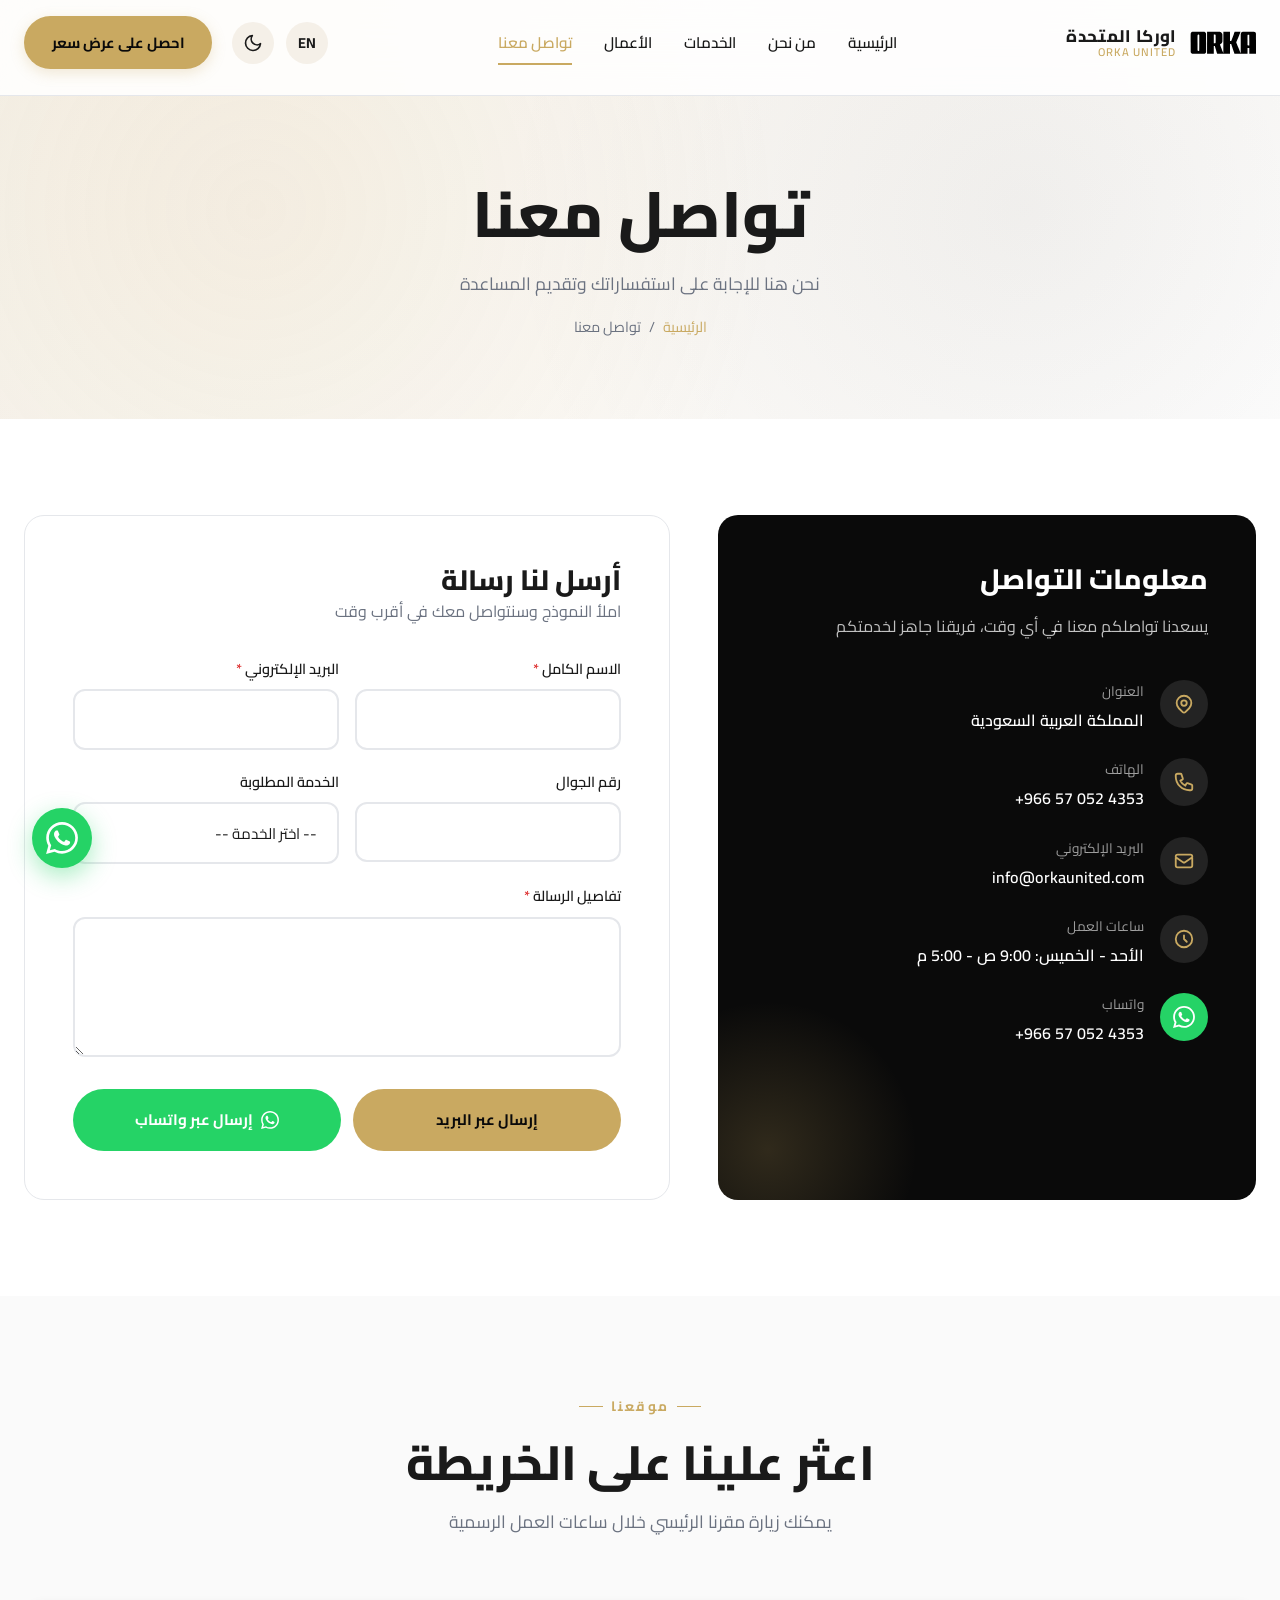
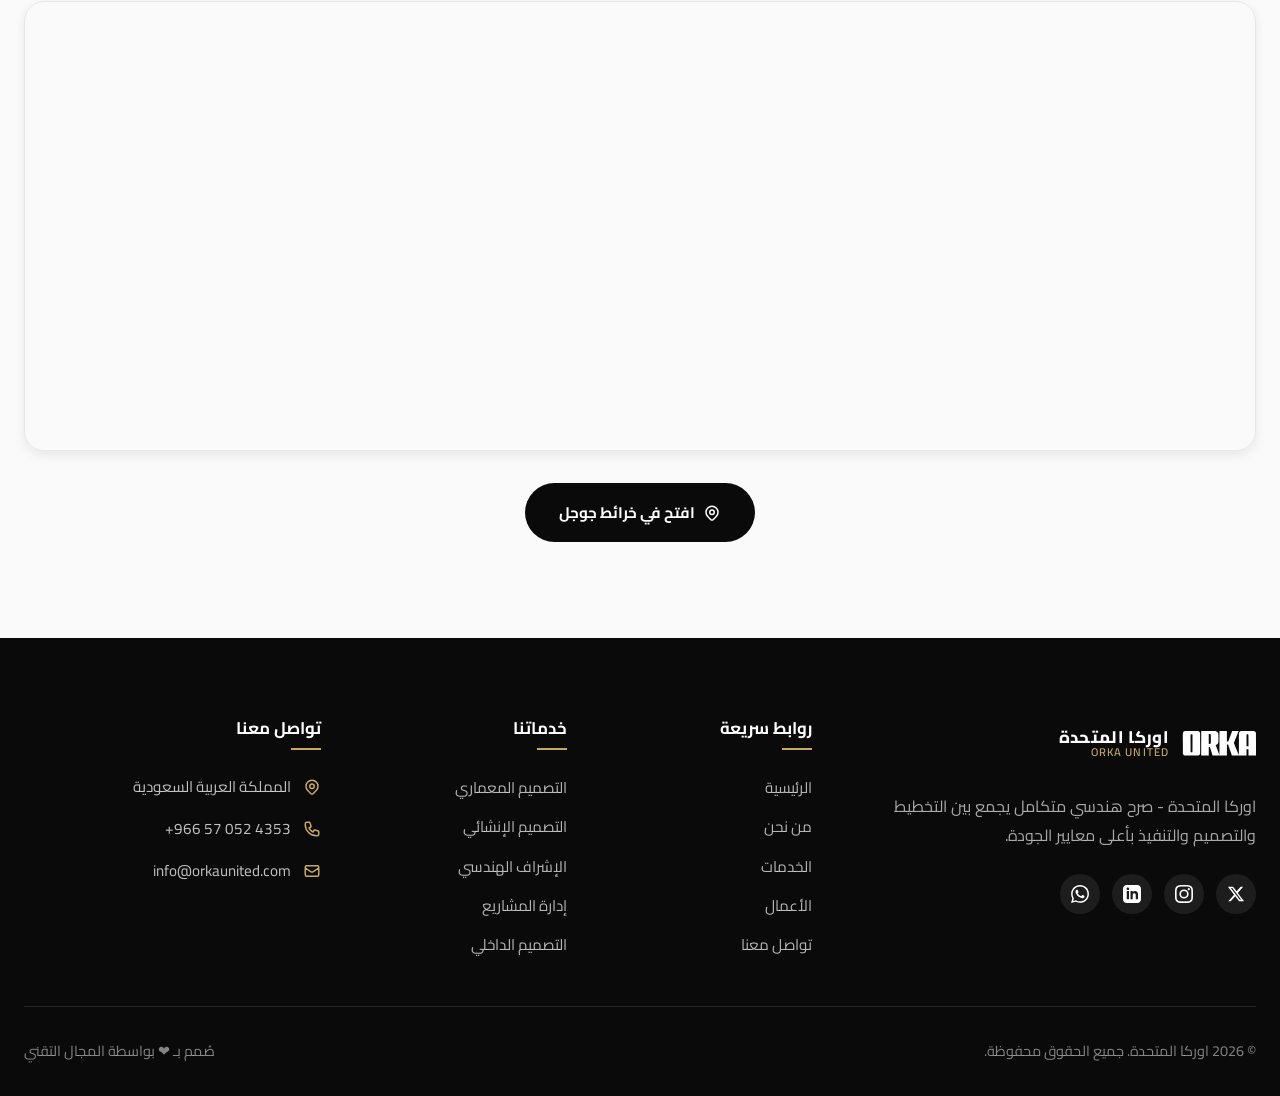
<file: contact.html>
<!DOCTYPE html>
<html lang="ar" dir="rtl" data-theme="light">
<head>
  <meta charset="UTF-8" />
  <meta name="viewport" content="width=device-width, initial-scale=1.0" />
  <meta name="description" content="تواصل مع اوركا المتحدة - شركة هندسية رائدة. اتصل بنا اليوم للحصول على استشارة مجانية" />
  <title>تواصل معنا | ORKA United اوركا المتحدة</title>
  <link rel="canonical" href="https://orkaunited.com/contact" />
  <link rel="alternate" hreflang="ar" href="https://orkaunited.com/contact" />
  <link rel="alternate" hreflang="en" href="https://orkaunited.com/contact?lang=en" />
  <meta property="og:title" content="تواصل معنا | ORKA United" />
  <meta property="og:type" content="website" />
  <meta property="og:url" content="https://orkaunited.com/contact" />
  <link rel="icon" type="image/svg+xml" href="images/logo.svg" />
  <link rel="preconnect" href="https://fonts.googleapis.com" />
  <link rel="preconnect" href="https://fonts.gstatic.com" crossorigin />
  <link href="https://fonts.googleapis.com/css2?family=Cairo:wght@400;500;600;700;800;900&family=Inter:wght@400;500;600;700;800;900&display=swap" rel="stylesheet" />
  <link rel="stylesheet" href="css/style.css" />
</head>
<body>

  <header class="header">
    <div class="container">
      <nav class="nav">
        <a href="/" class="nav-logo">
          <img src="images/logo.svg" alt="ORKA United" />
          <span class="nav-logo-text">
            <span class="name" data-i18n="brand.name">اوركا المتحدة</span>
            <span class="sub" data-i18n="brand.sub">ORKA UNITED</span>
          </span>
        </a>
        <ul class="nav-menu">
          <li><a href="/" class="nav-link" data-i18n="nav.home">الرئيسية</a></li>
          <li><a href="/about" class="nav-link" data-i18n="nav.about">من نحن</a></li>
          <li><a href="/services" class="nav-link" data-i18n="nav.services">الخدمات</a></li>
          <li><a href="/projects" class="nav-link" data-i18n="nav.projects">الأعمال</a></li>
          <li><a href="/contact" class="nav-link" data-i18n="nav.contact">تواصل معنا</a></li>
        </ul>
        <div class="nav-actions">
          <button class="icon-btn lang-toggle" aria-label="Toggle language">EN</button>
          <button class="icon-btn theme-toggle" aria-label="Toggle theme">
            <svg class="moon-icon" xmlns="http://www.w3.org/2000/svg" fill="none" viewBox="0 0 24 24" stroke="currentColor" stroke-width="2"><path stroke-linecap="round" stroke-linejoin="round" d="M21 12.79A9 9 0 1111.21 3 7 7 0 0021 12.79z" /></svg>
            <svg class="sun-icon" xmlns="http://www.w3.org/2000/svg" fill="none" viewBox="0 0 24 24" stroke="currentColor" stroke-width="2"><path stroke-linecap="round" stroke-linejoin="round" d="M12 3v1m0 16v1m9-9h-1M4 12H3m15.36-6.36l-.7.7M6.34 17.66l-.7.7m12.02 0l-.7-.7M6.34 6.34l-.7-.7M16 12a4 4 0 11-8 0 4 4 0 018 0z" /></svg>
          </button>
          <a href="/contact" class="btn btn-primary nav-cta-btn" data-i18n="nav.cta">احصل على عرض سعر</a>
          <button class="menu-toggle" aria-label="Menu"><span></span><span></span><span></span></button>
        </div>
      </nav>
    </div>
  </header>

  <section class="page-hero">
    <div class="container page-hero-content">
      <h1 data-i18n="pageHero.contact.title">تواصل معنا</h1>
      <p style="max-width: 600px; margin: 1rem auto 0; font-size: 1.1rem;" data-i18n="pageHero.contact.desc">نحن هنا للإجابة على استفساراتك وتقديم المساعدة</p>
      <div class="breadcrumb">
        <a href="/" data-i18n="nav.home">الرئيسية</a>
        <span>/</span>
        <span data-i18n="nav.contact">تواصل معنا</span>
      </div>
    </div>
  </section>

  <section class="section">
    <div class="container">
      <div class="contact-grid">
        <!-- Contact Info -->
        <div class="contact-info reveal">
          <h3 data-i18n="contact.info.title">معلومات التواصل</h3>
          <p data-i18n="contact.info.desc">يسعدنا تواصلكم معنا في أي وقت، فريقنا جاهز لخدمتكم</p>

          <div class="contact-info-list">
            <div class="contact-info-item">
              <div class="contact-info-icon">
                <svg xmlns="http://www.w3.org/2000/svg" fill="none" viewBox="0 0 24 24" stroke="currentColor" stroke-width="2"><path stroke-linecap="round" stroke-linejoin="round" d="M17.657 16.657L13.414 20.9a1.998 1.998 0 01-2.827 0l-4.244-4.243a8 8 0 1111.314 0z" /><path stroke-linecap="round" stroke-linejoin="round" d="M15 11a3 3 0 11-6 0 3 3 0 016 0z" /></svg>
              </div>
              <div>
                <div class="contact-info-label" data-i18n="contact.label.address">العنوان</div>
                <div class="contact-info-value">
                  <a href="https://maps.app.goo.gl/1x4m9xDCoMvPDGD19" target="_blank" data-i18n="contact.address.value">المملكة العربية السعودية</a>
                </div>
              </div>
            </div>

            <div class="contact-info-item">
              <div class="contact-info-icon">
                <svg xmlns="http://www.w3.org/2000/svg" fill="none" viewBox="0 0 24 24" stroke="currentColor" stroke-width="2"><path stroke-linecap="round" stroke-linejoin="round" d="M3 5a2 2 0 012-2h3.28a1 1 0 01.948.684l1.498 4.493a1 1 0 01-.502 1.21l-2.257 1.13a11.042 11.042 0 005.516 5.516l1.13-2.257a1 1 0 011.21-.502l4.493 1.498a1 1 0 01.684.949V19a2 2 0 01-2 2h-1C9.716 21 3 14.284 3 6V5z" /></svg>
              </div>
              <div>
                <div class="contact-info-label" data-i18n="contact.label.phone">الهاتف</div>
                <div class="contact-info-value">
                  <a href="tel:+966570524353" dir="ltr">+966 57 052 4353</a>
                </div>
              </div>
            </div>

            <div class="contact-info-item">
              <div class="contact-info-icon">
                <svg xmlns="http://www.w3.org/2000/svg" fill="none" viewBox="0 0 24 24" stroke="currentColor" stroke-width="2"><path stroke-linecap="round" stroke-linejoin="round" d="M3 8l7.89 5.26a2 2 0 002.22 0L21 8M5 19h14a2 2 0 002-2V7a2 2 0 00-2-2H5a2 2 0 00-2 2v10a2 2 0 002 2z" /></svg>
              </div>
              <div>
                <div class="contact-info-label" data-i18n="contact.label.email">البريد الإلكتروني</div>
                <div class="contact-info-value">
                  <a href="mailto:info@orkaunited.com" dir="ltr">info@orkaunited.com</a>
                </div>
              </div>
            </div>

            <div class="contact-info-item">
              <div class="contact-info-icon">
                <svg xmlns="http://www.w3.org/2000/svg" fill="none" viewBox="0 0 24 24" stroke="currentColor" stroke-width="2"><path stroke-linecap="round" stroke-linejoin="round" d="M12 8v4l3 3m6-3a9 9 0 11-18 0 9 9 0 0118 0z" /></svg>
              </div>
              <div>
                <div class="contact-info-label" data-i18n="contact.label.hours">ساعات العمل</div>
                <div class="contact-info-value" data-i18n="contact.hours.value">الأحد - الخميس: 9:00 ص - 5:00 م</div>
              </div>
            </div>

            <div class="contact-info-item">
              <div class="contact-info-icon" style="background: #25D366; color: #fff;">
                <svg xmlns="http://www.w3.org/2000/svg" viewBox="0 0 24 24" fill="currentColor"><path d="M.057 24l1.687-6.163c-1.041-1.804-1.588-3.849-1.587-5.946.003-6.556 5.338-11.891 11.893-11.891 3.181.001 6.167 1.24 8.413 3.488 2.245 2.248 3.481 5.236 3.48 8.414-.003 6.557-5.338 11.892-11.893 11.892-1.99-.001-3.951-.5-5.688-1.448l-6.305 1.654zm6.597-3.807c1.676.995 3.276 1.591 5.392 1.592 5.448 0 9.886-4.434 9.889-9.885.002-5.462-4.415-9.89-9.881-9.892-5.452 0-9.887 4.434-9.889 9.884-.001 2.225.651 3.891 1.746 5.634l-.999 3.648 3.742-.981zm11.387-5.464c-.074-.124-.272-.198-.57-.347-.297-.149-1.758-.868-2.031-.967-.272-.099-.47-.149-.669.149-.198.297-.768.967-.941 1.165-.173.198-.347.223-.644.074-.297-.149-1.255-.462-2.39-1.475-.883-.788-1.48-1.761-1.653-2.059-.173-.297-.018-.458.13-.606.134-.133.297-.347.446-.521.151-.172.2-.296.3-.495.099-.198.05-.372-.025-.521-.075-.148-.669-1.611-.916-2.206-.242-.579-.487-.501-.669-.51l-.57-.01c-.198 0-.52.074-.792.372s-1.04 1.016-1.04 2.479 1.065 2.876 1.213 3.074c.149.198 2.095 3.2 5.076 4.487.709.306 1.263.489 1.694.626.712.226 1.36.194 1.872.118.571-.085 1.758-.719 2.006-1.413.248-.695.248-1.29.173-1.414z"/></svg>
              </div>
              <div>
                <div class="contact-info-label" data-i18n="contact.label.whatsapp">واتساب</div>
                <div class="contact-info-value">
                  <a href="https://wa.me/966570524353" target="_blank" dir="ltr">+966 57 052 4353</a>
                </div>
              </div>
            </div>
          </div>
        </div>

        <!-- Contact Form -->
        <div class="contact-form reveal reveal-delay-1">
          <h3 data-i18n="contact.form.title">أرسل لنا رسالة</h3>
          <p style="margin-bottom: 2rem;" data-i18n="contact.form.desc">املأ النموذج وسنتواصل معك في أقرب وقت</p>

          <form id="contact-form" novalidate>
            <div class="form-row">
              <div class="form-group">
                <label class="form-label" for="name">
                  <span data-i18n="form.name">الاسم الكامل</span>
                  <span class="required">*</span>
                </label>
                <input type="text" id="name" name="name" class="form-input" required />
              </div>
              <div class="form-group">
                <label class="form-label" for="email">
                  <span data-i18n="form.email">البريد الإلكتروني</span>
                  <span class="required">*</span>
                </label>
                <input type="email" id="email" name="email" class="form-input" required dir="ltr" />
              </div>
            </div>

            <div class="form-row">
              <div class="form-group">
                <label class="form-label" for="phone" data-i18n="form.phone">رقم الجوال</label>
                <input type="tel" id="phone" name="phone" class="form-input" dir="ltr" />
              </div>
              <div class="form-group">
                <label class="form-label" for="service" data-i18n="form.service">الخدمة المطلوبة</label>
                <select id="service" name="service" class="form-select">
                  <option value="" data-i18n="form.serviceSelect">-- اختر الخدمة --</option>
                  <option data-i18n="service1.title">التصميم المعماري</option>
                  <option data-i18n="service2.title">التصميم الإنشائي</option>
                  <option data-i18n="service3.title">الإشراف الهندسي</option>
                  <option data-i18n="service4.title">إدارة المشاريع</option>
                  <option data-i18n="service5.title">دراسات الجدوى</option>
                  <option data-i18n="service6.title">التصميم الداخلي</option>
                </select>
              </div>
            </div>

            <div class="form-group">
              <label class="form-label" for="message">
                <span data-i18n="form.message">تفاصيل الرسالة</span>
                <span class="required">*</span>
              </label>
              <textarea id="message" name="message" class="form-textarea" required></textarea>
            </div>

            <div class="form-actions">
              <button type="submit" class="btn btn-primary" data-i18n="form.submit">إرسال عبر البريد</button>
              <button type="button" class="btn btn-whatsapp">
                <svg xmlns="http://www.w3.org/2000/svg" width="18" height="18" viewBox="0 0 24 24" fill="currentColor"><path d="M.057 24l1.687-6.163c-1.041-1.804-1.588-3.849-1.587-5.946.003-6.556 5.338-11.891 11.893-11.891 3.181.001 6.167 1.24 8.413 3.488 2.245 2.248 3.481 5.236 3.48 8.414-.003 6.557-5.338 11.892-11.893 11.892-1.99-.001-3.951-.5-5.688-1.448l-6.305 1.654zm6.597-3.807c1.676.995 3.276 1.591 5.392 1.592 5.448 0 9.886-4.434 9.889-9.885.002-5.462-4.415-9.89-9.881-9.892-5.452 0-9.887 4.434-9.889 9.884-.001 2.225.651 3.891 1.746 5.634l-.999 3.648 3.742-.981zm11.387-5.464c-.074-.124-.272-.198-.57-.347-.297-.149-1.758-.868-2.031-.967-.272-.099-.47-.149-.669.149-.198.297-.768.967-.941 1.165-.173.198-.347.223-.644.074-.297-.149-1.255-.462-2.39-1.475-.883-.788-1.48-1.761-1.653-2.059-.173-.297-.018-.458.13-.606.134-.133.297-.347.446-.521.151-.172.2-.296.3-.495.099-.198.05-.372-.025-.521-.075-.148-.669-1.611-.916-2.206-.242-.579-.487-.501-.669-.51l-.57-.01c-.198 0-.52.074-.792.372s-1.04 1.016-1.04 2.479 1.065 2.876 1.213 3.074c.149.198 2.095 3.2 5.076 4.487.709.306 1.263.489 1.694.626.712.226 1.36.194 1.872.118.571-.085 1.758-.719 2.006-1.413.248-.695.248-1.29.173-1.414z"/></svg>
                <span data-i18n="form.whatsapp">إرسال عبر واتساب</span>
              </button>
            </div>

            <div class="form-message"></div>
          </form>
        </div>
      </div>
    </div>
  </section>

  <!-- Map -->
  <section class="section bg-section">
    <div class="container">
      <div class="section-header reveal">
        <span class="section-tag" data-i18n="map.tag">موقعنا</span>
        <h2 class="section-title" data-i18n="map.title">اعثر علينا على الخريطة</h2>
        <p class="section-subtitle" data-i18n="map.subtitle">يمكنك زيارة مقرنا الرئيسي خلال ساعات العمل الرسمية</p>
      </div>

      <div class="map-wrapper reveal">
        <iframe
          src="https://www.google.com/maps/embed?pb=!1m18!1m12!1m3!1d7780.417814877191!2d44.946699817999274!3d12.829772952274832!2m3!1f0!2f0!3f0!3m2!1i1024!2i768!4f13.1!3m3!1m2!1s0x161e1d00468b89d9%3A0x783abd0dd6927675!2z2KjZhiDZhdit2LHZhSDYr9mK2LLYp9mK2YY!5e0!3m2!1sar!2ssa!4v1779922772115!5m2!1sar!2ssa"
          allowfullscreen=""
          loading="lazy"
          referrerpolicy="no-referrer-when-downgrade"
          title="ORKA United Location">
        </iframe>
      </div>

      <div style="text-align: center; margin-top: 2rem;">
        <a href="https://maps.app.goo.gl/1x4m9xDCoMvPDGD19" target="_blank" class="btn btn-dark">
          <svg xmlns="http://www.w3.org/2000/svg" width="18" height="18" fill="none" viewBox="0 0 24 24" stroke="currentColor" stroke-width="2"><path stroke-linecap="round" stroke-linejoin="round" d="M17.657 16.657L13.414 20.9a1.998 1.998 0 01-2.827 0l-4.244-4.243a8 8 0 1111.314 0z" /><path stroke-linecap="round" stroke-linejoin="round" d="M15 11a3 3 0 11-6 0 3 3 0 016 0z" /></svg>
          <span data-i18n="map.openBtn">افتح في خرائط جوجل</span>
        </a>
      </div>
    </div>
  </section>

  <footer class="footer">
    <div class="container">
      <div class="footer-grid">
        <div class="footer-brand">
          <a href="/" class="nav-logo">
            <img src="images/logo.svg" alt="ORKA United" />
            <span class="nav-logo-text">
              <span class="name" data-i18n="brand.name">اوركا المتحدة</span>
              <span class="sub" data-i18n="brand.sub">ORKA UNITED</span>
            </span>
          </a>
          <p class="footer-about" data-i18n="footer.about">اوركا المتحدة - صرح هندسي متكامل يجمع بين التخطيط والتصميم والتنفيذ بأعلى معايير الجودة.</p>
          <div class="footer-socials">
            <a href="https://x.com/orkaunitedsa" class="social-link" aria-label="X">
              <svg xmlns="http://www.w3.org/2000/svg" viewBox="0 0 24 24" fill="currentColor"><path d="M18.244 2.25h3.308l-7.227 8.26 8.502 11.24H16.17l-5.214-6.817L4.99 21.75H1.68l7.73-8.835L1.254 2.25H8.08l4.713 6.231zm-1.161 17.52h1.833L7.084 4.126H5.117z"/></svg>
            </a>
            <a href="https://www.instagram.com/orkaunited" class="social-link" aria-label="Instagram">
              <svg xmlns="http://www.w3.org/2000/svg" viewBox="0 0 24 24" fill="currentColor"><path d="M12 2.16c3.2 0 3.58.01 4.85.07 1.17.05 1.8.25 2.23.41.56.22.96.48 1.38.9.42.42.68.82.9 1.38.16.42.36 1.06.41 2.23.06 1.27.07 1.65.07 4.85s-.01 3.58-.07 4.85c-.05 1.17-.25 1.8-.41 2.23-.22.56-.48.96-.9 1.38-.42.42-.82.68-1.38.9-.42.16-1.06.36-2.23.41-1.27.06-1.65.07-4.85.07s-3.58-.01-4.85-.07c-1.17-.05-1.8-.25-2.23-.41a3.72 3.72 0 01-1.38-.9 3.72 3.72 0 01-.9-1.38c-.16-.42-.36-1.06-.41-2.23C2.18 15.58 2.16 15.2 2.16 12s.01-3.58.07-4.85c.05-1.17.25-1.8.41-2.23.22-.56.48-.96.9-1.38.42-.42.82-.68 1.38-.9.42-.16 1.06-.36 2.23-.41C8.42 2.18 8.8 2.16 12 2.16M12 0C8.74 0 8.33.01 7.05.07 5.78.13 4.9.33 4.14.63a5.88 5.88 0 00-2.13 1.38A5.88 5.88 0 00.63 4.14C.33 4.9.13 5.78.07 7.05.01 8.33 0 8.74 0 12s.01 3.67.07 4.95c.06 1.27.26 2.15.56 2.91a5.88 5.88 0 001.38 2.13 5.88 5.88 0 002.13 1.38c.76.3 1.64.5 2.91.56C8.33 23.99 8.74 24 12 24s3.67-.01 4.95-.07c1.27-.06 2.15-.26 2.91-.56a5.88 5.88 0 002.13-1.38 5.88 5.88 0 001.38-2.13c.3-.76.5-1.64.56-2.91.06-1.28.07-1.69.07-4.95s-.01-3.67-.07-4.95c-.06-1.27-.26-2.15-.56-2.91a5.88 5.88 0 00-1.38-2.13A5.88 5.88 0 0019.86.63C19.1.33 18.22.13 16.95.07 15.67.01 15.26 0 12 0zm0 5.84A6.16 6.16 0 1018.16 12 6.16 6.16 0 0012 5.84zM12 16a4 4 0 114-4 4 4 0 01-4 4zm6.41-11.85a1.44 1.44 0 11-1.44 1.44 1.44 1.44 0 011.44-1.44z"/></svg>
            </a>
            <a href="https://www.linkedin.com/in/orkaunited/" class="social-link" aria-label="LinkedIn">
              <svg xmlns="http://www.w3.org/2000/svg" viewBox="0 0 24 24" fill="currentColor"><path d="M19 0h-14c-2.761 0-5 2.239-5 5v14c0 2.761 2.239 5 5 5h14c2.762 0 5-2.239 5-5v-14c0-2.761-2.238-5-5-5zm-11 19h-3v-11h3v11zm-1.5-12.268c-.966 0-1.75-.79-1.75-1.764s.784-1.764 1.75-1.764 1.75.79 1.75 1.764-.783 1.764-1.75 1.764zm13.5 12.268h-3v-5.604c0-3.368-4-3.113-4 0v5.604h-3v-11h3v1.765c1.396-2.586 7-2.777 7 2.476v6.759z"/></svg>
            </a>
            <a href="https://wa.me/966570524353" target="_blank" class="social-link" aria-label="WhatsApp">
              <svg xmlns="http://www.w3.org/2000/svg" viewBox="0 0 24 24" fill="currentColor"><path d="M.057 24l1.687-6.163c-1.041-1.804-1.588-3.849-1.587-5.946.003-6.556 5.338-11.891 11.893-11.891 3.181.001 6.167 1.24 8.413 3.488 2.245 2.248 3.481 5.236 3.48 8.414-.003 6.557-5.338 11.892-11.893 11.892-1.99-.001-3.951-.5-5.688-1.448l-6.305 1.654zm6.597-3.807c1.676.995 3.276 1.591 5.392 1.592 5.448 0 9.886-4.434 9.889-9.885.002-5.462-4.415-9.89-9.881-9.892-5.452 0-9.887 4.434-9.889 9.884-.001 2.225.651 3.891 1.746 5.634l-.999 3.648 3.742-.981zm11.387-5.464c-.074-.124-.272-.198-.57-.347-.297-.149-1.758-.868-2.031-.967-.272-.099-.47-.149-.669.149-.198.297-.768.967-.941 1.165-.173.198-.347.223-.644.074-.297-.149-1.255-.462-2.39-1.475-.883-.788-1.48-1.761-1.653-2.059-.173-.297-.018-.458.13-.606.134-.133.297-.347.446-.521.151-.172.2-.296.3-.495.099-.198.05-.372-.025-.521-.075-.148-.669-1.611-.916-2.206-.242-.579-.487-.501-.669-.51l-.57-.01c-.198 0-.52.074-.792.372s-1.04 1.016-1.04 2.479 1.065 2.876 1.213 3.074c.149.198 2.095 3.2 5.076 4.487.709.306 1.263.489 1.694.626.712.226 1.36.194 1.872.118.571-.085 1.758-.719 2.006-1.413.248-.695.248-1.29.173-1.414z"/></svg>
            </a>
          </div>
        </div>
        <div>
          <h4 class="footer-title" data-i18n="footer.quickLinks">روابط سريعة</h4>
          <ul class="footer-links">
            <li><a href="/" data-i18n="nav.home">الرئيسية</a></li>
            <li><a href="/about" data-i18n="nav.about">من نحن</a></li>
            <li><a href="/services" data-i18n="nav.services">الخدمات</a></li>
            <li><a href="/projects" data-i18n="nav.projects">الأعمال</a></li>
            <li><a href="/contact" data-i18n="nav.contact">تواصل معنا</a></li>
          </ul>
        </div>
        <div>
          <h4 class="footer-title" data-i18n="footer.services">خدماتنا</h4>
          <ul class="footer-links">
            <li><a href="/services" data-i18n="service1.title">التصميم المعماري</a></li>
            <li><a href="/services" data-i18n="service2.title">التصميم الإنشائي</a></li>
            <li><a href="/services" data-i18n="service3.title">الإشراف الهندسي</a></li>
            <li><a href="/services" data-i18n="service4.title">إدارة المشاريع</a></li>
            <li><a href="/services" data-i18n="service6.title">التصميم الداخلي</a></li>
          </ul>
        </div>
        <div>
          <h4 class="footer-title" data-i18n="footer.contact">تواصل معنا</h4>
          <div class="footer-contact-item"><svg xmlns="http://www.w3.org/2000/svg" fill="none" viewBox="0 0 24 24" stroke="currentColor" stroke-width="2"><path stroke-linecap="round" stroke-linejoin="round" d="M17.657 16.657L13.414 20.9a1.998 1.998 0 01-2.827 0l-4.244-4.243a8 8 0 1111.314 0z" /><path stroke-linecap="round" stroke-linejoin="round" d="M15 11a3 3 0 11-6 0 3 3 0 016 0z" /></svg><span data-i18n="contact.address.value">المملكة العربية السعودية</span></div>
          <div class="footer-contact-item"><svg xmlns="http://www.w3.org/2000/svg" fill="none" viewBox="0 0 24 24" stroke="currentColor" stroke-width="2"><path stroke-linecap="round" stroke-linejoin="round" d="M3 5a2 2 0 012-2h3.28a1 1 0 01.948.684l1.498 4.493a1 1 0 01-.502 1.21l-2.257 1.13a11.042 11.042 0 005.516 5.516l1.13-2.257a1 1 0 011.21-.502l4.493 1.498a1 1 0 01.684.949V19a2 2 0 01-2 2h-1C9.716 21 3 14.284 3 6V5z" /></svg><a href="tel:+966570524353" dir="ltr">+966 57 052 4353</a></div>
          <div class="footer-contact-item"><svg xmlns="http://www.w3.org/2000/svg" fill="none" viewBox="0 0 24 24" stroke="currentColor" stroke-width="2"><path stroke-linecap="round" stroke-linejoin="round" d="M3 8l7.89 5.26a2 2 0 002.22 0L21 8M5 19h14a2 2 0 002-2V7a2 2 0 00-2-2H5a2 2 0 00-2 2v10a2 2 0 002 2z" /></svg><a href="mailto:info@orkaunited.com" dir="ltr">info@orkaunited.com</a></div>
        </div>
      </div>
      <div class="footer-bottom">
        <div data-i18n="footer.copyright">© 2026 اوركا المتحدة. جميع الحقوق محفوظة.</div>
        <div data-i18n="footer.designed">صُمم بـ ❤️ بواسطة المجال التقني</div>
      </div>
    </div>
  </footer>

  <a href="https://wa.me/966570524353" target="_blank" class="whatsapp-float" aria-label="WhatsApp">
    <svg xmlns="http://www.w3.org/2000/svg" viewBox="0 0 24 24" fill="currentColor"><path d="M.057 24l1.687-6.163c-1.041-1.804-1.588-3.849-1.587-5.946.003-6.556 5.338-11.891 11.893-11.891 3.181.001 6.167 1.24 8.413 3.488 2.245 2.248 3.481 5.236 3.48 8.414-.003 6.557-5.338 11.892-11.893 11.892-1.99-.001-3.951-.5-5.688-1.448l-6.305 1.654zm6.597-3.807c1.676.995 3.276 1.591 5.392 1.592 5.448 0 9.886-4.434 9.889-9.885.002-5.462-4.415-9.89-9.881-9.892-5.452 0-9.887 4.434-9.889 9.884-.001 2.225.651 3.891 1.746 5.634l-.999 3.648 3.742-.981zm11.387-5.464c-.074-.124-.272-.198-.57-.347-.297-.149-1.758-.868-2.031-.967-.272-.099-.47-.149-.669.149-.198.297-.768.967-.941 1.165-.173.198-.347.223-.644.074-.297-.149-1.255-.462-2.39-1.475-.883-.788-1.48-1.761-1.653-2.059-.173-.297-.018-.458.13-.606.134-.133.297-.347.446-.521.151-.172.2-.296.3-.495.099-.198.05-.372-.025-.521-.075-.148-.669-1.611-.916-2.206-.242-.579-.487-.501-.669-.51l-.57-.01c-.198 0-.52.074-.792.372s-1.04 1.016-1.04 2.479 1.065 2.876 1.213 3.074c.149.198 2.095 3.2 5.076 4.487.709.306 1.263.489 1.694.626.712.226 1.36.194 1.872.118.571-.085 1.758-.719 2.006-1.413.248-.695.248-1.29.173-1.414z"/></svg>
  </a>
  <button class="back-to-top" aria-label="Back to top"><svg xmlns="http://www.w3.org/2000/svg" fill="none" viewBox="0 0 24 24" stroke="currentColor" stroke-width="2.5"><path stroke-linecap="round" stroke-linejoin="round" d="M5 10l7-7m0 0l7 7m-7-7v18" /></svg></button>

  <script src="js/translations.js"></script>
  <script src="js/main.js"></script>
</body>
</html>
</file>
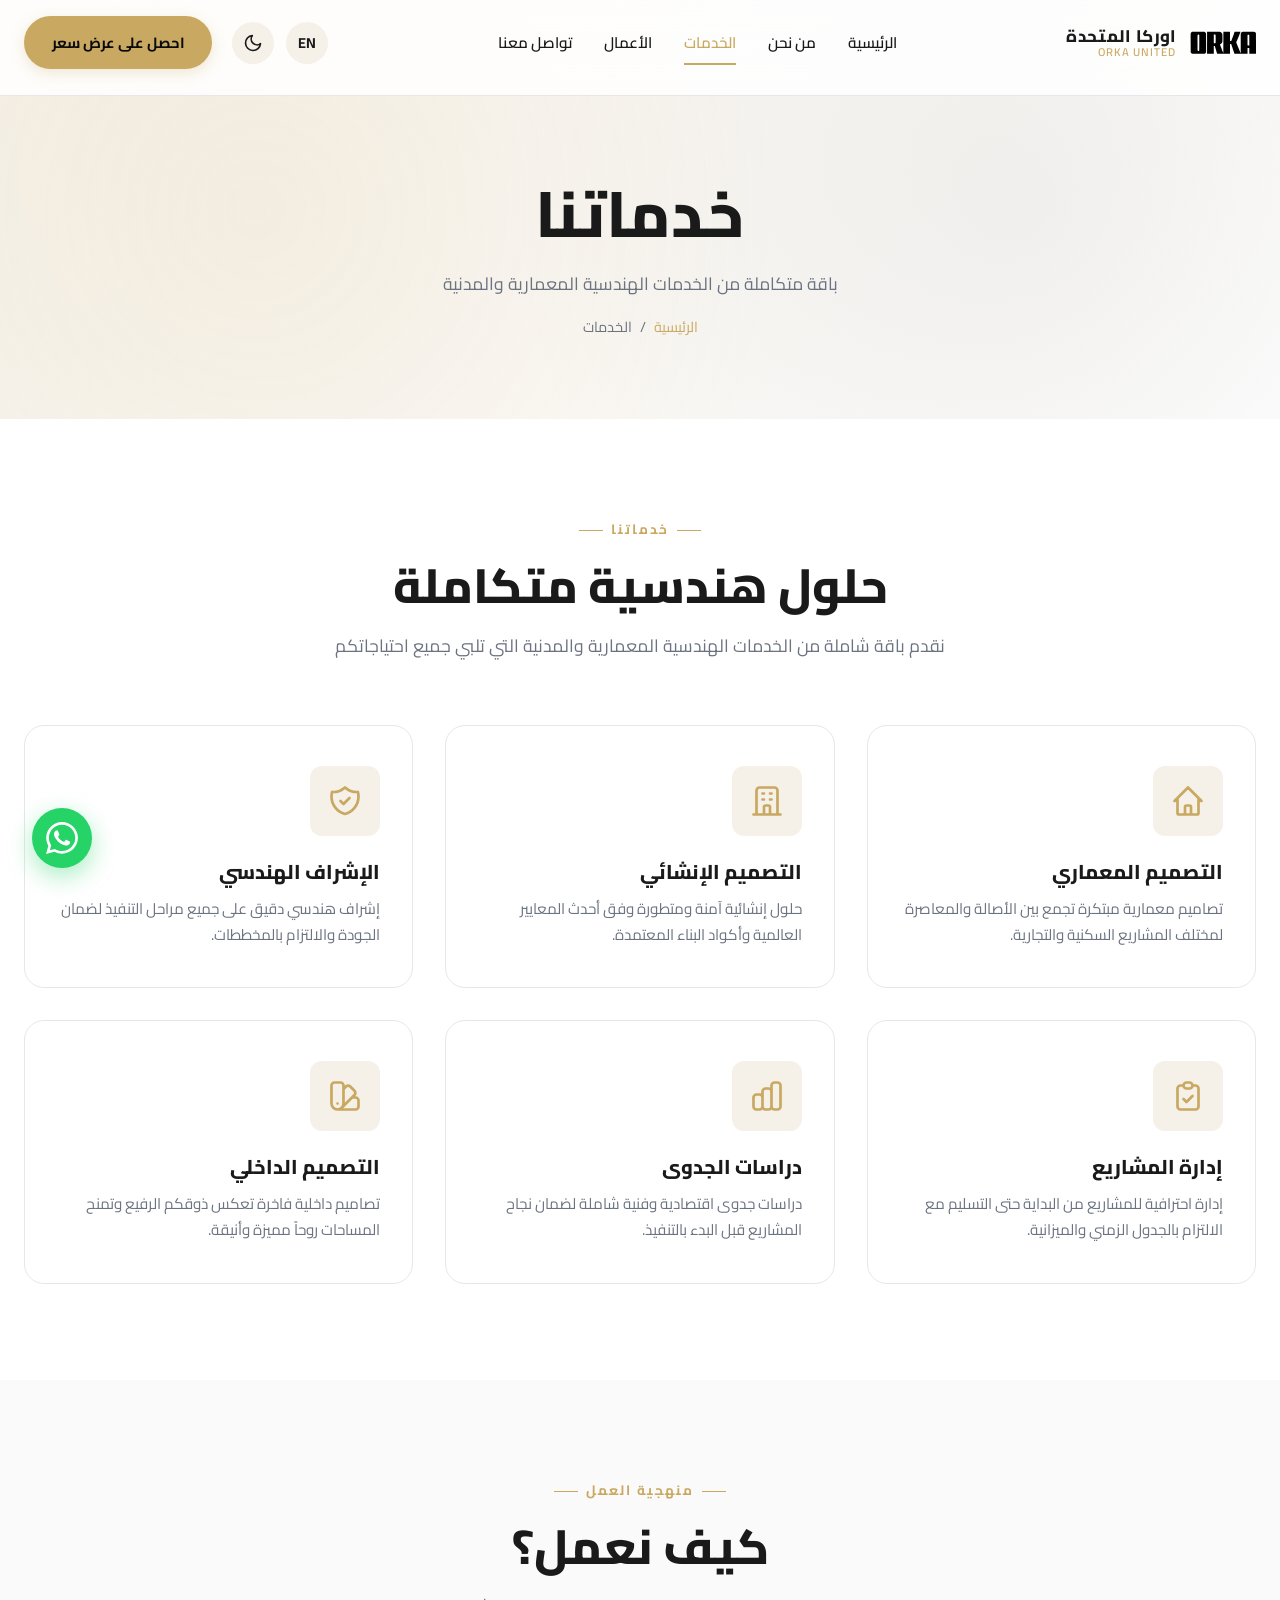
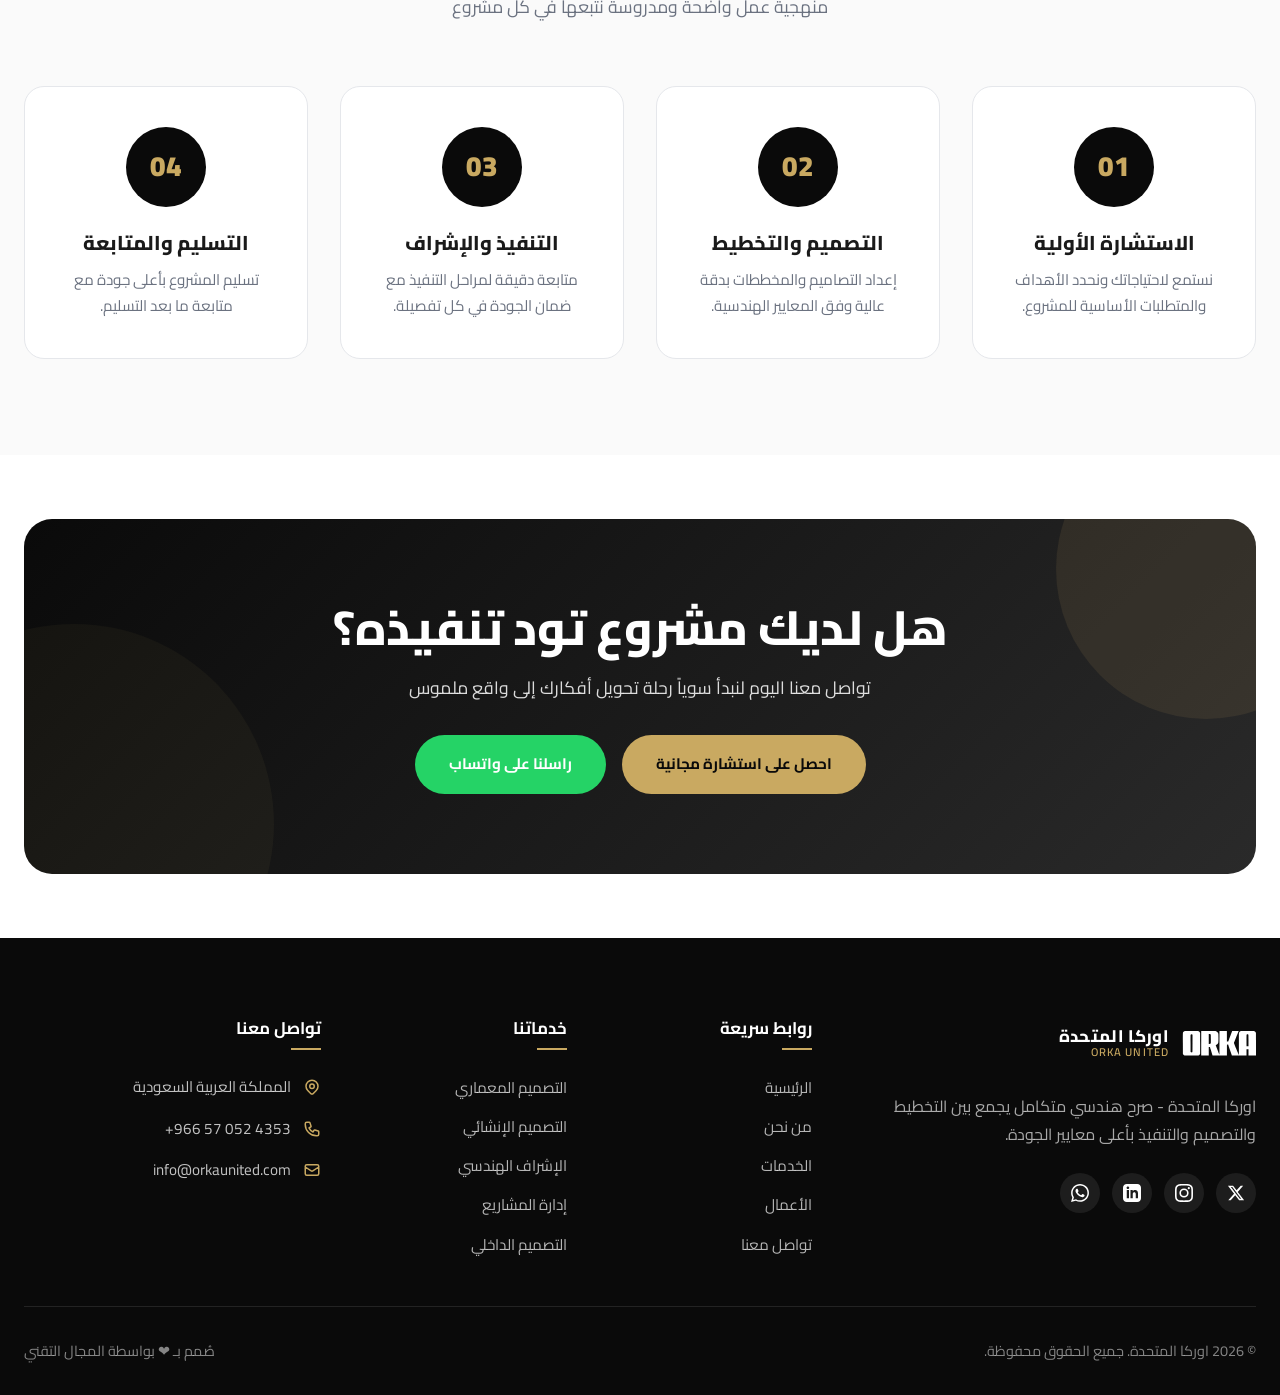
<file: services.html>
<!DOCTYPE html>
<html lang="ar" dir="rtl" data-theme="light">
<head>
  <meta charset="UTF-8" />
  <meta name="viewport" content="width=device-width, initial-scale=1.0" />
  <meta name="description" content="خدمات اوركا المتحدة - التصميم المعماري، الإنشائي، الإشراف الهندسي، إدارة المشاريع، دراسات الجدوى، والتصميم الداخلي" />
  <title>خدماتنا | ORKA United اوركا المتحدة</title>
  <link rel="canonical" href="https://orkaunited.com/services" />
  <link rel="alternate" hreflang="ar" href="https://orkaunited.com/services" />
  <link rel="alternate" hreflang="en" href="https://orkaunited.com/services?lang=en" />
  <meta property="og:title" content="خدماتنا | ORKA United" />
  <meta property="og:type" content="website" />
  <meta property="og:url" content="https://orkaunited.com/services" />
  <link rel="icon" type="image/svg+xml" href="images/logo.svg" />
  <link rel="preconnect" href="https://fonts.googleapis.com" />
  <link rel="preconnect" href="https://fonts.gstatic.com" crossorigin />
  <link href="https://fonts.googleapis.com/css2?family=Cairo:wght@400;500;600;700;800;900&family=Inter:wght@400;500;600;700;800;900&display=swap" rel="stylesheet" />
  <link rel="stylesheet" href="css/style.css" />
</head>
<body>

  <header class="header">
    <div class="container">
      <nav class="nav">
        <a href="/" class="nav-logo">
          <img src="images/logo.svg" alt="ORKA United" />
          <span class="nav-logo-text">
            <span class="name" data-i18n="brand.name">اوركا المتحدة</span>
            <span class="sub" data-i18n="brand.sub">ORKA UNITED</span>
          </span>
        </a>
        <ul class="nav-menu">
          <li><a href="/" class="nav-link" data-i18n="nav.home">الرئيسية</a></li>
          <li><a href="/about" class="nav-link" data-i18n="nav.about">من نحن</a></li>
          <li><a href="/services" class="nav-link" data-i18n="nav.services">الخدمات</a></li>
          <li><a href="/projects" class="nav-link" data-i18n="nav.projects">الأعمال</a></li>
          <li><a href="/contact" class="nav-link" data-i18n="nav.contact">تواصل معنا</a></li>
        </ul>
        <div class="nav-actions">
          <button class="icon-btn lang-toggle" aria-label="Toggle language">EN</button>
          <button class="icon-btn theme-toggle" aria-label="Toggle theme">
            <svg class="moon-icon" xmlns="http://www.w3.org/2000/svg" fill="none" viewBox="0 0 24 24" stroke="currentColor" stroke-width="2"><path stroke-linecap="round" stroke-linejoin="round" d="M21 12.79A9 9 0 1111.21 3 7 7 0 0021 12.79z" /></svg>
            <svg class="sun-icon" xmlns="http://www.w3.org/2000/svg" fill="none" viewBox="0 0 24 24" stroke="currentColor" stroke-width="2"><path stroke-linecap="round" stroke-linejoin="round" d="M12 3v1m0 16v1m9-9h-1M4 12H3m15.36-6.36l-.7.7M6.34 17.66l-.7.7m12.02 0l-.7-.7M6.34 6.34l-.7-.7M16 12a4 4 0 11-8 0 4 4 0 018 0z" /></svg>
          </button>
          <a href="/contact" class="btn btn-primary nav-cta-btn" data-i18n="nav.cta">احصل على عرض سعر</a>
          <button class="menu-toggle" aria-label="Menu"><span></span><span></span><span></span></button>
        </div>
      </nav>
    </div>
  </header>

  <section class="page-hero">
    <div class="container page-hero-content">
      <h1 data-i18n="pageHero.services.title">خدماتنا</h1>
      <p style="max-width: 600px; margin: 1rem auto 0; font-size: 1.1rem;" data-i18n="pageHero.services.desc">باقة متكاملة من الخدمات الهندسية المعمارية والمدنية</p>
      <div class="breadcrumb">
        <a href="/" data-i18n="nav.home">الرئيسية</a>
        <span>/</span>
        <span data-i18n="nav.services">الخدمات</span>
      </div>
    </div>
  </section>

  <section class="section">
    <div class="container">
      <div class="section-header reveal">
        <span class="section-tag" data-i18n="services.tag">خدماتنا</span>
        <h2 class="section-title" data-i18n="services.title">حلول هندسية متكاملة</h2>
        <p class="section-subtitle" data-i18n="services.subtitle">نقدم باقة شاملة من الخدمات الهندسية المعمارية والمدنية التي تلبي جميع احتياجاتكم</p>
      </div>

      <div class="grid grid-3">
        <div class="service-card reveal">
          <div class="service-icon">
            <svg xmlns="http://www.w3.org/2000/svg" fill="none" viewBox="0 0 24 24" stroke="currentColor" stroke-width="1.8"><path stroke-linecap="round" stroke-linejoin="round" d="M3 12l2-2m0 0l7-7 7 7M5 10v10a1 1 0 001 1h3m10-11l2 2m-2-2v10a1 1 0 01-1 1h-3m-6 0a1 1 0 001-1v-4a1 1 0 011-1h2a1 1 0 011 1v4a1 1 0 001 1m-6 0h6" /></svg>
          </div>
          <h3 class="service-title" data-i18n="service1.title">التصميم المعماري</h3>
          <p class="service-desc" data-i18n="service1.desc">تصاميم معمارية مبتكرة تجمع بين الأصالة والمعاصرة لمختلف المشاريع السكنية والتجارية.</p>
        </div>

        <div class="service-card reveal reveal-delay-1">
          <div class="service-icon">
            <svg xmlns="http://www.w3.org/2000/svg" fill="none" viewBox="0 0 24 24" stroke="currentColor" stroke-width="1.8"><path stroke-linecap="round" stroke-linejoin="round" d="M19 21V5a2 2 0 00-2-2H7a2 2 0 00-2 2v16m14 0h2m-2 0h-5m-9 0H3m2 0h5M9 7h1m-1 4h1m4-4h1m-1 4h1m-5 10v-5a1 1 0 011-1h2a1 1 0 011 1v5m-4 0h4" /></svg>
          </div>
          <h3 class="service-title" data-i18n="service2.title">التصميم الإنشائي</h3>
          <p class="service-desc" data-i18n="service2.desc">حلول إنشائية آمنة ومتطورة وفق أحدث المعايير العالمية وأكواد البناء المعتمدة.</p>
        </div>

        <div class="service-card reveal reveal-delay-2">
          <div class="service-icon">
            <svg xmlns="http://www.w3.org/2000/svg" fill="none" viewBox="0 0 24 24" stroke="currentColor" stroke-width="1.8"><path stroke-linecap="round" stroke-linejoin="round" d="M9 12l2 2 4-4m5.618-4.016A11.955 11.955 0 0112 2.944a11.955 11.955 0 01-8.618 3.04A12.02 12.02 0 003 9c0 5.591 3.824 10.29 9 11.622 5.176-1.332 9-6.03 9-11.622 0-1.042-.133-2.052-.382-3.016z" /></svg>
          </div>
          <h3 class="service-title" data-i18n="service3.title">الإشراف الهندسي</h3>
          <p class="service-desc" data-i18n="service3.desc">إشراف هندسي دقيق على جميع مراحل التنفيذ لضمان الجودة والالتزام بالمخططات.</p>
        </div>

        <div class="service-card reveal">
          <div class="service-icon">
            <svg xmlns="http://www.w3.org/2000/svg" fill="none" viewBox="0 0 24 24" stroke="currentColor" stroke-width="1.8"><path stroke-linecap="round" stroke-linejoin="round" d="M9 5H7a2 2 0 00-2 2v12a2 2 0 002 2h10a2 2 0 002-2V7a2 2 0 00-2-2h-2M9 5a2 2 0 002 2h2a2 2 0 002-2M9 5a2 2 0 012-2h2a2 2 0 012 2m-6 9l2 2 4-4" /></svg>
          </div>
          <h3 class="service-title" data-i18n="service4.title">إدارة المشاريع</h3>
          <p class="service-desc" data-i18n="service4.desc">إدارة احترافية للمشاريع من البداية حتى التسليم مع الالتزام بالجدول الزمني والميزانية.</p>
        </div>

        <div class="service-card reveal reveal-delay-1">
          <div class="service-icon">
            <svg xmlns="http://www.w3.org/2000/svg" fill="none" viewBox="0 0 24 24" stroke="currentColor" stroke-width="1.8"><path stroke-linecap="round" stroke-linejoin="round" d="M9 19v-6a2 2 0 00-2-2H5a2 2 0 00-2 2v6a2 2 0 002 2h2a2 2 0 002-2zm0 0V9a2 2 0 012-2h2a2 2 0 012 2v10m-6 0a2 2 0 002 2h2a2 2 0 002-2m0 0V5a2 2 0 012-2h2a2 2 0 012 2v14a2 2 0 01-2 2h-2a2 2 0 01-2-2z" /></svg>
          </div>
          <h3 class="service-title" data-i18n="service5.title">دراسات الجدوى</h3>
          <p class="service-desc" data-i18n="service5.desc">دراسات جدوى اقتصادية وفنية شاملة لضمان نجاح المشاريع قبل البدء بالتنفيذ.</p>
        </div>

        <div class="service-card reveal reveal-delay-2">
          <div class="service-icon">
            <svg xmlns="http://www.w3.org/2000/svg" fill="none" viewBox="0 0 24 24" stroke="currentColor" stroke-width="1.8"><path stroke-linecap="round" stroke-linejoin="round" d="M7 21a4 4 0 01-4-4V5a2 2 0 012-2h4a2 2 0 012 2v12a4 4 0 01-4 4zm0 0h12a2 2 0 002-2v-4a2 2 0 00-2-2h-2.343M11 7.343l1.657-1.657a2 2 0 012.828 0l2.829 2.829a2 2 0 010 2.828l-8.486 8.485M7 17h.01" /></svg>
          </div>
          <h3 class="service-title" data-i18n="service6.title">التصميم الداخلي</h3>
          <p class="service-desc" data-i18n="service6.desc">تصاميم داخلية فاخرة تعكس ذوقكم الرفيع وتمنح المساحات روحاً مميزة وأنيقة.</p>
        </div>
      </div>
    </div>
  </section>

  <!-- Process -->
  <section class="section bg-section">
    <div class="container">
      <div class="section-header reveal">
        <span class="section-tag" data-i18n="process.tag">منهجية العمل</span>
        <h2 class="section-title" data-i18n="process.title">كيف نعمل؟</h2>
        <p class="section-subtitle" data-i18n="process.subtitle">منهجية عمل واضحة ومدروسة نتبعها في كل مشروع</p>
      </div>

      <div class="grid grid-4">
        <div class="feature-card reveal" style="text-align: center;">
          <div class="feature-icon-wrap" style="margin: 0 auto 1.5rem; background: var(--color-primary); color: var(--color-accent); width: 80px; height: 80px;">
            <span style="font-size: 1.75rem; font-weight: 900; font-family: var(--font-display);">01</span>
          </div>
          <h3 class="feature-title" data-i18n="process1.title">الاستشارة الأولية</h3>
          <p class="feature-text" data-i18n="process1.desc">نستمع لاحتياجاتك ونحدد الأهداف والمتطلبات الأساسية للمشروع.</p>
        </div>
        <div class="feature-card reveal reveal-delay-1" style="text-align: center;">
          <div class="feature-icon-wrap" style="margin: 0 auto 1.5rem; background: var(--color-primary); color: var(--color-accent); width: 80px; height: 80px;">
            <span style="font-size: 1.75rem; font-weight: 900; font-family: var(--font-display);">02</span>
          </div>
          <h3 class="feature-title" data-i18n="process2.title">التصميم والتخطيط</h3>
          <p class="feature-text" data-i18n="process2.desc">إعداد التصاميم والمخططات بدقة عالية وفق المعايير الهندسية.</p>
        </div>
        <div class="feature-card reveal reveal-delay-2" style="text-align: center;">
          <div class="feature-icon-wrap" style="margin: 0 auto 1.5rem; background: var(--color-primary); color: var(--color-accent); width: 80px; height: 80px;">
            <span style="font-size: 1.75rem; font-weight: 900; font-family: var(--font-display);">03</span>
          </div>
          <h3 class="feature-title" data-i18n="process3.title">التنفيذ والإشراف</h3>
          <p class="feature-text" data-i18n="process3.desc">متابعة دقيقة لمراحل التنفيذ مع ضمان الجودة في كل تفصيلة.</p>
        </div>
        <div class="feature-card reveal reveal-delay-3" style="text-align: center;">
          <div class="feature-icon-wrap" style="margin: 0 auto 1.5rem; background: var(--color-primary); color: var(--color-accent); width: 80px; height: 80px;">
            <span style="font-size: 1.75rem; font-weight: 900; font-family: var(--font-display);">04</span>
          </div>
          <h3 class="feature-title" data-i18n="process4.title">التسليم والمتابعة</h3>
          <p class="feature-text" data-i18n="process4.desc">تسليم المشروع بأعلى جودة مع متابعة ما بعد التسليم.</p>
        </div>
      </div>
    </div>
  </section>

  <!-- CTA -->
  <section class="section-sm">
    <div class="cta-banner reveal">
      <div class="cta-content">
        <h2 data-i18n="cta.title">هل لديك مشروع تود تنفيذه؟</h2>
        <p data-i18n="cta.subtitle">تواصل معنا اليوم لنبدأ سوياً رحلة تحويل أفكارك إلى واقع ملموس</p>
        <div style="display: flex; gap: 1rem; justify-content: center; flex-wrap: wrap;">
          <a href="/contact" class="btn btn-primary" data-i18n="cta.btn1">احصل على استشارة مجانية</a>
          <a href="https://wa.me/966570524353" target="_blank" class="btn btn-whatsapp" data-i18n="cta.btn2">راسلنا على واتساب</a>
        </div>
      </div>
    </div>
  </section>

  <!-- Footer -->
  <footer class="footer">
    <div class="container">
      <div class="footer-grid">
        <div class="footer-brand">
          <a href="/" class="nav-logo">
            <img src="images/logo.svg" alt="ORKA United" />
            <span class="nav-logo-text">
              <span class="name" data-i18n="brand.name">اوركا المتحدة</span>
              <span class="sub" data-i18n="brand.sub">ORKA UNITED</span>
            </span>
          </a>
          <p class="footer-about" data-i18n="footer.about">اوركا المتحدة - صرح هندسي متكامل يجمع بين التخطيط والتصميم والتنفيذ بأعلى معايير الجودة.</p>
          <div class="footer-socials">
            <a href="https://x.com/orkaunitedsa" class="social-link" aria-label="X">
              <svg xmlns="http://www.w3.org/2000/svg" viewBox="0 0 24 24" fill="currentColor"><path d="M18.244 2.25h3.308l-7.227 8.26 8.502 11.24H16.17l-5.214-6.817L4.99 21.75H1.68l7.73-8.835L1.254 2.25H8.08l4.713 6.231zm-1.161 17.52h1.833L7.084 4.126H5.117z"/></svg>
            </a>
            <a href="https://www.instagram.com/orkaunited" class="social-link" aria-label="Instagram">
              <svg xmlns="http://www.w3.org/2000/svg" viewBox="0 0 24 24" fill="currentColor"><path d="M12 2.16c3.2 0 3.58.01 4.85.07 1.17.05 1.8.25 2.23.41.56.22.96.48 1.38.9.42.42.68.82.9 1.38.16.42.36 1.06.41 2.23.06 1.27.07 1.65.07 4.85s-.01 3.58-.07 4.85c-.05 1.17-.25 1.8-.41 2.23-.22.56-.48.96-.9 1.38-.42.42-.82.68-1.38.9-.42.16-1.06.36-2.23.41-1.27.06-1.65.07-4.85.07s-3.58-.01-4.85-.07c-1.17-.05-1.8-.25-2.23-.41a3.72 3.72 0 01-1.38-.9 3.72 3.72 0 01-.9-1.38c-.16-.42-.36-1.06-.41-2.23C2.18 15.58 2.16 15.2 2.16 12s.01-3.58.07-4.85c.05-1.17.25-1.8.41-2.23.22-.56.48-.96.9-1.38.42-.42.82-.68 1.38-.9.42-.16 1.06-.36 2.23-.41C8.42 2.18 8.8 2.16 12 2.16M12 0C8.74 0 8.33.01 7.05.07 5.78.13 4.9.33 4.14.63a5.88 5.88 0 00-2.13 1.38A5.88 5.88 0 00.63 4.14C.33 4.9.13 5.78.07 7.05.01 8.33 0 8.74 0 12s.01 3.67.07 4.95c.06 1.27.26 2.15.56 2.91a5.88 5.88 0 001.38 2.13 5.88 5.88 0 002.13 1.38c.76.3 1.64.5 2.91.56C8.33 23.99 8.74 24 12 24s3.67-.01 4.95-.07c1.27-.06 2.15-.26 2.91-.56a5.88 5.88 0 002.13-1.38 5.88 5.88 0 001.38-2.13c.3-.76.5-1.64.56-2.91.06-1.28.07-1.69.07-4.95s-.01-3.67-.07-4.95c-.06-1.27-.26-2.15-.56-2.91a5.88 5.88 0 00-1.38-2.13A5.88 5.88 0 0019.86.63C19.1.33 18.22.13 16.95.07 15.67.01 15.26 0 12 0zm0 5.84A6.16 6.16 0 1018.16 12 6.16 6.16 0 0012 5.84zM12 16a4 4 0 114-4 4 4 0 01-4 4zm6.41-11.85a1.44 1.44 0 11-1.44 1.44 1.44 1.44 0 011.44-1.44z"/></svg>
            </a>
            <a href="https://www.linkedin.com/in/orkaunited/" class="social-link" aria-label="LinkedIn">
              <svg xmlns="http://www.w3.org/2000/svg" viewBox="0 0 24 24" fill="currentColor"><path d="M19 0h-14c-2.761 0-5 2.239-5 5v14c0 2.761 2.239 5 5 5h14c2.762 0 5-2.239 5-5v-14c0-2.761-2.238-5-5-5zm-11 19h-3v-11h3v11zm-1.5-12.268c-.966 0-1.75-.79-1.75-1.764s.784-1.764 1.75-1.764 1.75.79 1.75 1.764-.783 1.764-1.75 1.764zm13.5 12.268h-3v-5.604c0-3.368-4-3.113-4 0v5.604h-3v-11h3v1.765c1.396-2.586 7-2.777 7 2.476v6.759z"/></svg>
            </a>
            <a href="https://wa.me/966570524353" target="_blank" class="social-link" aria-label="WhatsApp">
              <svg xmlns="http://www.w3.org/2000/svg" viewBox="0 0 24 24" fill="currentColor"><path d="M.057 24l1.687-6.163c-1.041-1.804-1.588-3.849-1.587-5.946.003-6.556 5.338-11.891 11.893-11.891 3.181.001 6.167 1.24 8.413 3.488 2.245 2.248 3.481 5.236 3.48 8.414-.003 6.557-5.338 11.892-11.893 11.892-1.99-.001-3.951-.5-5.688-1.448l-6.305 1.654zm6.597-3.807c1.676.995 3.276 1.591 5.392 1.592 5.448 0 9.886-4.434 9.889-9.885.002-5.462-4.415-9.89-9.881-9.892-5.452 0-9.887 4.434-9.889 9.884-.001 2.225.651 3.891 1.746 5.634l-.999 3.648 3.742-.981zm11.387-5.464c-.074-.124-.272-.198-.57-.347-.297-.149-1.758-.868-2.031-.967-.272-.099-.47-.149-.669.149-.198.297-.768.967-.941 1.165-.173.198-.347.223-.644.074-.297-.149-1.255-.462-2.39-1.475-.883-.788-1.48-1.761-1.653-2.059-.173-.297-.018-.458.13-.606.134-.133.297-.347.446-.521.151-.172.2-.296.3-.495.099-.198.05-.372-.025-.521-.075-.148-.669-1.611-.916-2.206-.242-.579-.487-.501-.669-.51l-.57-.01c-.198 0-.52.074-.792.372s-1.04 1.016-1.04 2.479 1.065 2.876 1.213 3.074c.149.198 2.095 3.2 5.076 4.487.709.306 1.263.489 1.694.626.712.226 1.36.194 1.872.118.571-.085 1.758-.719 2.006-1.413.248-.695.248-1.29.173-1.414z"/></svg>
            </a>
          </div>
        </div>
        <div>
          <h4 class="footer-title" data-i18n="footer.quickLinks">روابط سريعة</h4>
          <ul class="footer-links">
            <li><a href="/" data-i18n="nav.home">الرئيسية</a></li>
            <li><a href="/about" data-i18n="nav.about">من نحن</a></li>
            <li><a href="/services" data-i18n="nav.services">الخدمات</a></li>
            <li><a href="/projects" data-i18n="nav.projects">الأعمال</a></li>
            <li><a href="/contact" data-i18n="nav.contact">تواصل معنا</a></li>
          </ul>
        </div>
        <div>
          <h4 class="footer-title" data-i18n="footer.services">خدماتنا</h4>
          <ul class="footer-links">
            <li><a href="/services" data-i18n="service1.title">التصميم المعماري</a></li>
            <li><a href="/services" data-i18n="service2.title">التصميم الإنشائي</a></li>
            <li><a href="/services" data-i18n="service3.title">الإشراف الهندسي</a></li>
            <li><a href="/services" data-i18n="service4.title">إدارة المشاريع</a></li>
            <li><a href="/services" data-i18n="service6.title">التصميم الداخلي</a></li>
          </ul>
        </div>
        <div>
          <h4 class="footer-title" data-i18n="footer.contact">تواصل معنا</h4>
          <div class="footer-contact-item"><svg xmlns="http://www.w3.org/2000/svg" fill="none" viewBox="0 0 24 24" stroke="currentColor" stroke-width="2"><path stroke-linecap="round" stroke-linejoin="round" d="M17.657 16.657L13.414 20.9a1.998 1.998 0 01-2.827 0l-4.244-4.243a8 8 0 1111.314 0z" /><path stroke-linecap="round" stroke-linejoin="round" d="M15 11a3 3 0 11-6 0 3 3 0 016 0z" /></svg><span data-i18n="contact.address.value">المملكة العربية السعودية</span></div>
          <div class="footer-contact-item"><svg xmlns="http://www.w3.org/2000/svg" fill="none" viewBox="0 0 24 24" stroke="currentColor" stroke-width="2"><path stroke-linecap="round" stroke-linejoin="round" d="M3 5a2 2 0 012-2h3.28a1 1 0 01.948.684l1.498 4.493a1 1 0 01-.502 1.21l-2.257 1.13a11.042 11.042 0 005.516 5.516l1.13-2.257a1 1 0 011.21-.502l4.493 1.498a1 1 0 01.684.949V19a2 2 0 01-2 2h-1C9.716 21 3 14.284 3 6V5z" /></svg><a href="tel:+966570524353" dir="ltr">+966 57 052 4353</a></div>
          <div class="footer-contact-item"><svg xmlns="http://www.w3.org/2000/svg" fill="none" viewBox="0 0 24 24" stroke="currentColor" stroke-width="2"><path stroke-linecap="round" stroke-linejoin="round" d="M3 8l7.89 5.26a2 2 0 002.22 0L21 8M5 19h14a2 2 0 002-2V7a2 2 0 00-2-2H5a2 2 0 00-2 2v10a2 2 0 002 2z" /></svg><a href="mailto:info@orkaunited.com" dir="ltr">info@orkaunited.com</a></div>
        </div>
      </div>
      <div class="footer-bottom">
        <div data-i18n="footer.copyright">© 2026 اوركا المتحدة. جميع الحقوق محفوظة.</div>
        <div data-i18n="footer.designed">صُمم بـ ❤️ بواسطة المجال التقني</div>
      </div>
    </div>
  </footer>

  <a href="https://wa.me/966570524353" target="_blank" class="whatsapp-float" aria-label="WhatsApp">
    <svg xmlns="http://www.w3.org/2000/svg" viewBox="0 0 24 24" fill="currentColor"><path d="M.057 24l1.687-6.163c-1.041-1.804-1.588-3.849-1.587-5.946.003-6.556 5.338-11.891 11.893-11.891 3.181.001 6.167 1.24 8.413 3.488 2.245 2.248 3.481 5.236 3.48 8.414-.003 6.557-5.338 11.892-11.893 11.892-1.99-.001-3.951-.5-5.688-1.448l-6.305 1.654zm6.597-3.807c1.676.995 3.276 1.591 5.392 1.592 5.448 0 9.886-4.434 9.889-9.885.002-5.462-4.415-9.89-9.881-9.892-5.452 0-9.887 4.434-9.889 9.884-.001 2.225.651 3.891 1.746 5.634l-.999 3.648 3.742-.981zm11.387-5.464c-.074-.124-.272-.198-.57-.347-.297-.149-1.758-.868-2.031-.967-.272-.099-.47-.149-.669.149-.198.297-.768.967-.941 1.165-.173.198-.347.223-.644.074-.297-.149-1.255-.462-2.39-1.475-.883-.788-1.48-1.761-1.653-2.059-.173-.297-.018-.458.13-.606.134-.133.297-.347.446-.521.151-.172.2-.296.3-.495.099-.198.05-.372-.025-.521-.075-.148-.669-1.611-.916-2.206-.242-.579-.487-.501-.669-.51l-.57-.01c-.198 0-.52.074-.792.372s-1.04 1.016-1.04 2.479 1.065 2.876 1.213 3.074c.149.198 2.095 3.2 5.076 4.487.709.306 1.263.489 1.694.626.712.226 1.36.194 1.872.118.571-.085 1.758-.719 2.006-1.413.248-.695.248-1.29.173-1.414z"/></svg>
  </a>
  <button class="back-to-top" aria-label="Back to top"><svg xmlns="http://www.w3.org/2000/svg" fill="none" viewBox="0 0 24 24" stroke="currentColor" stroke-width="2.5"><path stroke-linecap="round" stroke-linejoin="round" d="M5 10l7-7m0 0l7 7m-7-7v18" /></svg></button>

  <script src="js/translations.js"></script>
  <script src="js/main.js"></script>
</body>
</html>
</file>
<file: css/style.css>
/* ================================================
   ORKA United — Engineering Portfolio
   Author: Custom Build
   ================================================ */

/* ============ CSS Variables ============ */
:root {
  --color-primary: #0a0a0a;
  --color-primary-soft: #1a1a1a;
  --color-bg: #ffffff;
  --color-bg-alt: #f5f0e8;
  --color-bg-section: #fafafa;
  --color-accent: #c9a961;
  --color-accent-dark: #a8884a;
  --color-accent-soft: #e6d4a8;
  --color-text: #1a1a1a;
  --color-text-muted: #6b7280;
  --color-text-light: #9ca3af;
  --color-border: #e5e7eb;
  --color-card: #ffffff;
  --color-overlay: rgba(10, 10, 10, 0.75);
  --color-shadow: rgba(0, 0, 0, 0.08);
  --color-shadow-lg: rgba(0, 0, 0, 0.15);
  --color-success: #16a34a;
  --color-error: #dc2626;

  --font-ar: 'Cairo', 'Tajawal', system-ui, sans-serif;
  --font-en: 'Inter', system-ui, sans-serif;
  --font-display: 'Cairo', 'Inter', system-ui, sans-serif;

  --radius-sm: 6px;
  --radius-md: 12px;
  --radius-lg: 20px;
  --radius-xl: 28px;
  --radius-full: 9999px;

  --container: 1280px;
  --container-narrow: 1024px;

  --transition: 0.3s cubic-bezier(0.4, 0, 0.2, 1);
  --transition-slow: 0.6s cubic-bezier(0.4, 0, 0.2, 1);

  --shadow-sm: 0 1px 2px var(--color-shadow);
  --shadow-md: 0 4px 12px var(--color-shadow);
  --shadow-lg: 0 12px 32px var(--color-shadow-lg);
  --shadow-xl: 0 24px 64px var(--color-shadow-lg);

  --header-height: 80px;
}

[data-theme="dark"] {
  /* Keep --color-primary DARK in dark mode (used as a branded dark surface
     for footer, stats, contact-info, CTA banner, etc.). Inverting it broke
     those surfaces. We swap visual roles via --color-text/--color-bg only. */
  --color-primary: #050505;
  --color-primary-soft: #141414;
  --color-bg: #0a0a0a;
  --color-bg-alt: #181818;
  --color-bg-section: #111111;
  --color-text: #f5f5f5;
  --color-text-muted: #a3a3a3;
  --color-text-light: #737373;
  --color-border: #262626;
  --color-card: #141414;
  --color-overlay: rgba(0, 0, 0, 0.85);
  --color-shadow: rgba(0, 0, 0, 0.4);
  --color-shadow-lg: rgba(0, 0, 0, 0.6);
}

/* ============ Reset ============ */
*, *::before, *::after {
  margin: 0;
  padding: 0;
  box-sizing: border-box;
}

html {
  scroll-behavior: smooth;
  scroll-padding-top: var(--header-height);
}

body {
  font-family: var(--font-ar);
  font-size: 16px;
  line-height: 1.7;
  color: var(--color-text);
  background: var(--color-bg);
  transition: background var(--transition), color var(--transition);
  overflow-x: hidden;
  -webkit-font-smoothing: antialiased;
  -moz-osx-font-smoothing: grayscale;
}

html[lang="en"] body { font-family: var(--font-en); }

img, svg { max-width: 100%; display: block; height: auto; }

a {
  color: inherit;
  text-decoration: none;
  transition: color var(--transition);
}

button, input, textarea, select {
  font-family: inherit;
  font-size: inherit;
  color: inherit;
}

button { cursor: pointer; background: none; border: none; }

ul { list-style: none; }

/* ============ Typography ============ */
h1, h2, h3, h4, h5, h6 {
  font-family: var(--font-display);
  font-weight: 800;
  line-height: 1.2;
  color: var(--color-text);
}

h1 { font-size: clamp(2rem, 5vw, 4rem); }
h2 { font-size: clamp(1.75rem, 4vw, 3rem); }
h3 { font-size: clamp(1.25rem, 3vw, 1.75rem); }
h4 { font-size: 1.25rem; }

p { color: var(--color-text-muted); }

/* ============ Container ============ */
.container {
  width: 100%;
  max-width: var(--container);
  margin: 0 auto;
  padding: 0 1.5rem;
}

.container-narrow {
  max-width: var(--container-narrow);
}

/* ============ Buttons ============ */
.btn {
  display: inline-flex;
  align-items: center;
  justify-content: center;
  gap: 0.5rem;
  padding: 0.9rem 2rem;
  border-radius: var(--radius-full);
  font-weight: 700;
  font-size: 0.95rem;
  transition: all var(--transition);
  cursor: pointer;
  border: 2px solid transparent;
  white-space: nowrap;
}

.btn-primary {
  background: var(--color-accent);
  color: #0a0a0a;
}

.btn-primary:hover {
  background: var(--color-accent-dark);
  transform: translateY(-2px);
  box-shadow: 0 8px 20px rgba(201, 169, 97, 0.4);
}

.btn-outline {
  background: transparent;
  color: var(--color-text);
  border-color: var(--color-text);
}

.btn-outline:hover {
  background: var(--color-text);
  color: var(--color-bg);
}

.btn-dark {
  background: var(--color-primary);
  color: var(--color-bg);
}

.btn-dark:hover {
  background: var(--color-accent);
  color: #0a0a0a;
  transform: translateY(-2px);
}

.btn-whatsapp {
  background: #25D366;
  color: #ffffff;
}

.btn-whatsapp:hover {
  background: #1ebe57;
  transform: translateY(-2px);
}

/* ============ Section ============ */
.section {
  padding: 6rem 0;
  position: relative;
}

.section-sm { padding: 4rem 0; }

.section-header {
  text-align: center;
  max-width: 700px;
  margin: 0 auto 4rem;
}

.section-tag {
  display: inline-block;
  font-size: 0.85rem;
  font-weight: 700;
  color: var(--color-accent);
  letter-spacing: 0.15em;
  text-transform: uppercase;
  margin-bottom: 1rem;
  position: relative;
  padding: 0 2rem;
}

.section-tag::before,
.section-tag::after {
  content: '';
  position: absolute;
  top: 50%;
  width: 1.5rem;
  height: 1px;
  background: var(--color-accent);
}

.section-tag::before { left: 0; }
.section-tag::after { right: 0; }

.section-title { margin-bottom: 1rem; }

.section-subtitle {
  font-size: 1.1rem;
  color: var(--color-text-muted);
}

.bg-alt { background: var(--color-bg-alt); }
.bg-section { background: var(--color-bg-section); }
.bg-dark {
  background: var(--color-primary);
  color: var(--color-bg);
}
.bg-dark h1, .bg-dark h2, .bg-dark h3, .bg-dark h4 { color: var(--color-bg); }
.bg-dark p { color: rgba(255, 255, 255, 0.7); }

/* ============ Header / Navigation ============ */
.header {
  position: fixed;
  top: 0;
  left: 0;
  right: 0;
  height: var(--header-height);
  background: rgba(255, 255, 255, 0.85);
  backdrop-filter: blur(20px);
  -webkit-backdrop-filter: blur(20px);
  border-bottom: 1px solid var(--color-border);
  z-index: 1000;
  transition: all var(--transition);
}

[data-theme="dark"] .header {
  background: rgba(10, 10, 10, 0.85);
}

.header.scrolled {
  box-shadow: var(--shadow-md);
}

.nav {
  display: flex;
  align-items: center;
  justify-content: space-between;
  height: 100%;
}

.nav-logo {
  display: flex;
  align-items: center;
  gap: 0.75rem;
  flex-shrink: 0;
}

.nav-logo img {
  height: 45px;
  width: auto;
  transition: filter var(--transition);
}

[data-theme="dark"] .nav-logo img {
  filter: invert(1);
}

.nav-logo-text {
  display: flex;
  flex-direction: column;
  line-height: 1.1;
}

.nav-logo-text .name {
  font-weight: 800;
  font-size: 1.05rem;
  color: var(--color-text);
  letter-spacing: 0.02em;
}

.nav-logo-text .sub {
  font-size: 0.7rem;
  color: var(--color-accent);
  font-weight: 600;
  letter-spacing: 0.1em;
  text-transform: uppercase;
}

.nav-menu {
  display: flex;
  align-items: center;
  gap: 2rem;
}

.nav-link {
  font-weight: 600;
  font-size: 0.95rem;
  color: var(--color-text);
  position: relative;
  padding: 0.5rem 0;
}

.nav-link::after {
  content: '';
  position: absolute;
  bottom: 0;
  left: 0;
  width: 0;
  height: 2px;
  background: var(--color-accent);
  transition: width var(--transition);
}

.nav-link:hover::after,
.nav-link.active::after { width: 100%; }

.nav-link:hover { color: var(--color-accent); }
.nav-link.active { color: var(--color-accent); }

.nav-actions {
  display: flex;
  align-items: center;
  gap: 0.75rem;
}

.icon-btn {
  width: 42px;
  height: 42px;
  border-radius: 50%;
  display: inline-flex;
  align-items: center;
  justify-content: center;
  background: var(--color-bg-alt);
  color: var(--color-text);
  transition: all var(--transition);
  font-weight: 700;
  font-size: 0.9rem;
}

.icon-btn:hover {
  background: var(--color-accent);
  color: #0a0a0a;
  transform: scale(1.05);
}

.icon-btn svg {
  width: 20px;
  height: 20px;
}

[data-theme="dark"] .theme-toggle .moon-icon { display: none; }
[data-theme="dark"] .theme-toggle .sun-icon { display: block; }
.theme-toggle .sun-icon { display: none; }
.theme-toggle .moon-icon { display: block; }

.menu-toggle {
  display: none;
  flex-direction: column;
  gap: 5px;
  cursor: pointer;
  padding: 0.5rem;
}

.menu-toggle span {
  width: 24px;
  height: 2px;
  background: var(--color-text);
  transition: all var(--transition);
}

.menu-toggle.active span:nth-child(1) {
  transform: translateY(7px) rotate(45deg);
}
.menu-toggle.active span:nth-child(2) {
  opacity: 0;
}
.menu-toggle.active span:nth-child(3) {
  transform: translateY(-7px) rotate(-45deg);
}

/* ============ Hero ============ */
.hero {
  min-height: 100vh;
  padding-top: var(--header-height);
  display: flex;
  align-items: center;
  position: relative;
  overflow: hidden;
  background: linear-gradient(135deg, var(--color-bg) 0%, var(--color-bg-alt) 100%);
}

.hero::before {
  content: '';
  position: absolute;
  top: 0;
  right: 0;
  width: 50%;
  height: 100%;
  background-image:
    linear-gradient(135deg, rgba(10, 10, 10, 0.7), rgba(10, 10, 10, 0.4)),
    url('https://images.unsplash.com/photo-1486325212027-8081e485255e?ixlib=rb-4.0.3&auto=format&fit=crop&w=1200&q=80');
  background-size: cover;
  background-position: center;
  clip-path: polygon(20% 0, 100% 0, 100% 100%, 0 100%);
  z-index: 1;
}

html[lang="en"] .hero::before {
  right: auto;
  left: 0;
  clip-path: polygon(0 0, 80% 0, 100% 100%, 0 100%);
}

.hero-content {
  position: relative;
  z-index: 2;
  max-width: 600px;
  padding: 4rem 0;
}

.hero-tag {
  display: inline-flex;
  align-items: center;
  gap: 0.5rem;
  background: var(--color-card);
  color: var(--color-accent);
  padding: 0.5rem 1.25rem;
  border-radius: var(--radius-full);
  font-size: 0.85rem;
  font-weight: 700;
  margin-bottom: 1.5rem;
  box-shadow: var(--shadow-sm);
  border: 1px solid var(--color-border);
}

.hero-tag::before {
  content: '';
  width: 8px;
  height: 8px;
  background: var(--color-accent);
  border-radius: 50%;
}

.hero-title {
  font-size: clamp(2.25rem, 5.5vw, 4.5rem);
  font-weight: 900;
  line-height: 1.1;
  margin-bottom: 1.5rem;
  color: var(--color-text);
}

.hero-title span {
  color: var(--color-accent);
  position: relative;
  display: inline-block;
}

.hero-subtitle {
  font-size: 1.15rem;
  color: var(--color-text-muted);
  margin-bottom: 2.5rem;
  line-height: 1.8;
}

.hero-actions {
  display: flex;
  gap: 1rem;
  flex-wrap: wrap;
}

.hero-scroll {
  position: absolute;
  bottom: 2rem;
  left: 50%;
  transform: translateX(-50%);
  z-index: 3;
  color: var(--color-text-muted);
  font-size: 0.85rem;
  display: flex;
  flex-direction: column;
  align-items: center;
  gap: 0.5rem;
  animation: bounce 2s infinite;
}

.hero-scroll svg {
  width: 24px;
  height: 24px;
}

@keyframes bounce {
  0%, 100% { transform: translateX(-50%) translateY(0); }
  50% { transform: translateX(-50%) translateY(10px); }
}

/* ============ Page Hero (Smaller) ============ */
.page-hero {
  padding: calc(var(--header-height) + 5rem) 0 5rem;
  text-align: center;
  background: linear-gradient(135deg, var(--color-bg-alt) 0%, var(--color-bg) 100%);
  position: relative;
  overflow: hidden;
}

.page-hero::before {
  content: '';
  position: absolute;
  inset: 0;
  background-image:
    radial-gradient(circle at 20% 50%, rgba(201, 169, 97, 0.1) 0%, transparent 50%),
    radial-gradient(circle at 80% 50%, rgba(10, 10, 10, 0.05) 0%, transparent 50%);
}

.page-hero-content {
  position: relative;
  z-index: 1;
}

.breadcrumb {
  display: flex;
  align-items: center;
  justify-content: center;
  gap: 0.5rem;
  font-size: 0.9rem;
  color: var(--color-text-muted);
  margin-top: 1rem;
}

.breadcrumb a { color: var(--color-accent); }
.breadcrumb a:hover { color: var(--color-accent-dark); }

/* ============ Grid ============ */
.grid {
  display: grid;
  gap: 2rem;
}

.grid-2 { grid-template-columns: repeat(2, 1fr); }
.grid-3 { grid-template-columns: repeat(3, 1fr); }
.grid-4 { grid-template-columns: repeat(4, 1fr); }
.grid-auto { grid-template-columns: repeat(auto-fit, minmax(280px, 1fr)); }

/* ============ Service Card ============ */
.service-card {
  background: var(--color-card);
  padding: 2.5rem 2rem;
  border-radius: var(--radius-lg);
  border: 1px solid var(--color-border);
  transition: all var(--transition);
  position: relative;
  overflow: hidden;
}

.service-card::before {
  content: '';
  position: absolute;
  top: 0;
  left: 0;
  right: 0;
  height: 3px;
  background: var(--color-accent);
  transform: scaleX(0);
  transform-origin: right;
  transition: transform var(--transition);
}

.service-card:hover {
  transform: translateY(-8px);
  box-shadow: var(--shadow-lg);
  border-color: var(--color-accent-soft);
}

.service-card:hover::before { transform: scaleX(1); transform-origin: left; }

.service-icon {
  width: 70px;
  height: 70px;
  border-radius: var(--radius-md);
  background: var(--color-bg-alt);
  display: flex;
  align-items: center;
  justify-content: center;
  margin-bottom: 1.5rem;
  color: var(--color-accent);
  transition: all var(--transition);
}

.service-card:hover .service-icon {
  background: var(--color-accent);
  color: #ffffff;
  transform: rotate(-5deg) scale(1.05);
}

.service-icon svg { width: 36px; height: 36px; }

.service-title { margin-bottom: 0.75rem; font-size: 1.25rem; }
.service-desc { font-size: 0.95rem; }

/* ============ Project Card ============ */
.project-card {
  position: relative;
  border-radius: var(--radius-lg);
  overflow: hidden;
  aspect-ratio: 4/3;
  cursor: pointer;
  box-shadow: var(--shadow-md);
}

.project-card img {
  width: 100%;
  height: 100%;
  object-fit: cover;
  transition: transform var(--transition-slow);
}

.project-card:hover img { transform: scale(1.08); }

.project-overlay {
  position: absolute;
  inset: 0;
  background: linear-gradient(180deg, transparent 30%, rgba(10, 10, 10, 0.95) 100%);
  display: flex;
  flex-direction: column;
  justify-content: flex-end;
  padding: 2rem;
  color: #fff;
  opacity: 0.85;
  transition: opacity var(--transition);
}

.project-card:hover .project-overlay { opacity: 1; }

.project-category {
  font-size: 0.75rem;
  color: var(--color-accent);
  font-weight: 700;
  letter-spacing: 0.1em;
  text-transform: uppercase;
  margin-bottom: 0.5rem;
}

.project-title {
  color: #fff;
  font-size: 1.35rem;
  margin-bottom: 0.5rem;
}

.project-meta { font-size: 0.85rem; opacity: 0.8; }

/* ============ Project Filters ============ */
.filter-bar {
  display: flex;
  flex-wrap: wrap;
  justify-content: center;
  gap: 0.75rem;
  margin-bottom: 3rem;
}

.filter-btn {
  padding: 0.65rem 1.5rem;
  background: var(--color-bg-alt);
  color: var(--color-text);
  border-radius: var(--radius-full);
  font-weight: 600;
  font-size: 0.9rem;
  transition: all var(--transition);
}

.filter-btn:hover { background: var(--color-accent-soft); }

.filter-btn.active {
  background: var(--color-primary);
  color: var(--color-bg);
}

/* ============ Stats ============ */
.stats {
  background: var(--color-primary);
  color: #fff;
  padding: 5rem 0;
  position: relative;
  overflow: hidden;
}

.stats::before {
  content: '';
  position: absolute;
  inset: 0;
  background-image:
    radial-gradient(circle at 10% 20%, rgba(201, 169, 97, 0.15) 0%, transparent 40%),
    radial-gradient(circle at 90% 80%, rgba(201, 169, 97, 0.1) 0%, transparent 40%);
}

.stats-grid {
  position: relative;
  z-index: 1;
  display: grid;
  grid-template-columns: repeat(4, 1fr);
  gap: 2rem;
  text-align: center;
}

.stat-item { padding: 1rem; }

.stat-number {
  font-size: clamp(2.5rem, 5vw, 4rem);
  font-weight: 900;
  color: var(--color-accent);
  line-height: 1;
  margin-bottom: 0.5rem;
  font-family: var(--font-display);
}

.stat-label {
  font-size: 1rem;
  color: rgba(255, 255, 255, 0.85);
  font-weight: 600;
}

/* ============ Testimonials ============ */
.testimonial-card {
  background: var(--color-card);
  padding: 2.5rem;
  border-radius: var(--radius-lg);
  border: 1px solid var(--color-border);
  position: relative;
}

.testimonial-card::before {
  content: '"';
  position: absolute;
  top: 1rem;
  right: 2rem;
  font-size: 5rem;
  color: var(--color-accent);
  opacity: 0.2;
  font-family: serif;
  line-height: 1;
}

html[lang="en"] .testimonial-card::before {
  right: auto;
  left: 2rem;
}

.testimonial-text {
  font-size: 1.05rem;
  line-height: 1.8;
  color: var(--color-text);
  margin-bottom: 1.5rem;
  font-style: italic;
}

.testimonial-author {
  display: flex;
  align-items: center;
  gap: 1rem;
}

.testimonial-avatar {
  width: 56px;
  height: 56px;
  border-radius: 50%;
  background: var(--color-accent);
  color: #0a0a0a;
  display: flex;
  align-items: center;
  justify-content: center;
  font-weight: 800;
  font-size: 1.25rem;
}

.testimonial-name {
  font-weight: 700;
  color: var(--color-text);
  margin-bottom: 0.15rem;
}

.testimonial-role {
  font-size: 0.85rem;
  color: var(--color-text-muted);
}

/* ============ Partners ============ */
.partners {
  background: var(--color-bg-alt);
  padding: 4rem 0;
}

.partners-grid {
  display: grid;
  grid-template-columns: repeat(auto-fit, minmax(160px, 1fr));
  gap: 2rem;
  align-items: center;
  margin-top: 3rem;
}

.partner-item {
  background: var(--color-card);
  padding: 2rem 1.5rem;
  border-radius: var(--radius-md);
  display: flex;
  align-items: center;
  justify-content: center;
  height: 120px;
  border: 1px solid var(--color-border);
  transition: all var(--transition);
  font-weight: 700;
  font-size: 1.1rem;
  color: var(--color-text-muted);
  text-align: center;
}

.partner-item:hover {
  transform: translateY(-4px);
  box-shadow: var(--shadow-md);
  color: var(--color-accent);
  border-color: var(--color-accent-soft);
}

/* ============ About / Vision / Mission ============ */
.feature-grid {
  display: grid;
  grid-template-columns: repeat(auto-fit, minmax(280px, 1fr));
  gap: 2rem;
}

.feature-card {
  background: var(--color-card);
  border-radius: var(--radius-lg);
  padding: 2.5rem;
  border: 1px solid var(--color-border);
  transition: all var(--transition);
}

.feature-card:hover {
  transform: translateY(-4px);
  box-shadow: var(--shadow-lg);
}

.feature-icon-wrap {
  display: inline-flex;
  align-items: center;
  justify-content: center;
  width: 60px;
  height: 60px;
  border-radius: 50%;
  background: var(--color-accent-soft);
  color: var(--color-accent-dark);
  margin-bottom: 1.5rem;
}

.feature-icon-wrap svg { width: 30px; height: 30px; }

.feature-title { margin-bottom: 0.75rem; font-size: 1.25rem; }
.feature-text { font-size: 0.95rem; }

/* ============ About Split ============ */
.about-split {
  display: grid;
  grid-template-columns: 1fr 1fr;
  gap: 4rem;
  align-items: center;
}

.about-image {
  position: relative;
  border-radius: var(--radius-lg);
  overflow: hidden;
  aspect-ratio: 4/5;
  box-shadow: var(--shadow-xl);
}

.about-image img {
  width: 100%;
  height: 100%;
  object-fit: cover;
}

.about-image::before {
  content: '';
  position: absolute;
  top: -20px;
  right: -20px;
  width: 100%;
  height: 100%;
  border: 3px solid var(--color-accent);
  border-radius: var(--radius-lg);
  z-index: -1;
}

html[lang="en"] .about-image::before {
  right: auto;
  left: -20px;
}

.about-content h2 { margin-bottom: 1.5rem; }
.about-content p { margin-bottom: 1rem; font-size: 1.05rem; }

.about-list {
  margin-top: 2rem;
  display: grid;
  gap: 1rem;
}

.about-list li {
  display: flex;
  align-items: flex-start;
  gap: 0.75rem;
  color: var(--color-text);
  font-weight: 600;
}

.about-list li::before {
  content: '';
  flex-shrink: 0;
  width: 24px;
  height: 24px;
  border-radius: 50%;
  background: var(--color-accent);
  color: #fff;
  display: flex;
  align-items: center;
  justify-content: center;
  background-image: url("data:image/svg+xml,%3Csvg xmlns='http://www.w3.org/2000/svg' viewBox='0 0 20 20' fill='%23fff'%3E%3Cpath fill-rule='evenodd' d='M16.7 5.3a1 1 0 010 1.4l-8 8a1 1 0 01-1.4 0l-4-4a1 1 0 011.4-1.4L8 12.6l7.3-7.3a1 1 0 011.4 0z' clip-rule='evenodd'/%3E%3C/svg%3E");
  background-size: 16px;
  background-repeat: no-repeat;
  background-position: center;
  margin-top: 4px;
}

/* ============ Contact Form ============ */
.contact-grid {
  display: grid;
  grid-template-columns: 1fr 1.2fr;
  gap: 3rem;
}

.contact-info {
  background: var(--color-primary);
  color: #fff;
  padding: 3rem;
  border-radius: var(--radius-lg);
  position: relative;
  overflow: hidden;
}

.contact-info::before {
  content: '';
  position: absolute;
  bottom: -100px;
  left: -100px;
  width: 300px;
  height: 300px;
  background: radial-gradient(circle, rgba(201, 169, 97, 0.2), transparent 70%);
}

.contact-info h3 {
  color: #fff;
  margin-bottom: 1rem;
}

.contact-info p {
  color: rgba(255, 255, 255, 0.75);
  margin-bottom: 2.5rem;
}

.contact-info-list {
  display: grid;
  gap: 1.5rem;
  position: relative;
  z-index: 1;
}

.contact-info-item {
  display: flex;
  align-items: flex-start;
  gap: 1rem;
}

.contact-info-icon {
  flex-shrink: 0;
  width: 48px;
  height: 48px;
  border-radius: 50%;
  background: rgba(255, 255, 255, 0.1);
  display: flex;
  align-items: center;
  justify-content: center;
  color: var(--color-accent);
}

.contact-info-icon svg { width: 22px; height: 22px; }

.contact-info-label {
  font-size: 0.85rem;
  color: rgba(255, 255, 255, 0.6);
  margin-bottom: 0.25rem;
}

.contact-info-value {
  font-weight: 600;
  color: #fff;
  font-size: 1rem;
  word-break: break-word;
}
.contact-info-value a:hover { color: var(--color-accent); }

.contact-form {
  background: var(--color-card);
  padding: 3rem;
  border-radius: var(--radius-lg);
  border: 1px solid var(--color-border);
}

.form-group {
  margin-bottom: 1.25rem;
}

.form-row {
  display: grid;
  grid-template-columns: 1fr 1fr;
  gap: 1rem;
}

.form-label {
  display: block;
  font-size: 0.9rem;
  font-weight: 600;
  margin-bottom: 0.5rem;
  color: var(--color-text);
}

.form-label .required { color: var(--color-error); }

.form-input,
.form-textarea,
.form-select {
  width: 100%;
  padding: 0.85rem 1rem;
  background: var(--color-bg);
  border: 2px solid var(--color-border);
  border-radius: var(--radius-md);
  font-size: 0.95rem;
  color: var(--color-text);
  transition: all var(--transition);
  font-family: inherit;
}

.form-input:focus,
.form-textarea:focus,
.form-select:focus {
  outline: none;
  border-color: var(--color-accent);
  box-shadow: 0 0 0 4px rgba(201, 169, 97, 0.15);
}

.form-textarea {
  min-height: 140px;
  resize: vertical;
}

.form-actions {
  display: flex;
  gap: 0.75rem;
  flex-wrap: wrap;
  margin-top: 1.5rem;
}

.form-actions .btn { flex: 1; min-width: 180px; }

.form-message {
  margin-top: 1rem;
  padding: 1rem;
  border-radius: var(--radius-md);
  text-align: center;
  font-weight: 600;
  display: none;
}

.form-message.success {
  display: block;
  background: rgba(22, 163, 74, 0.1);
  color: var(--color-success);
  border: 1px solid rgba(22, 163, 74, 0.3);
}

.form-message.error {
  display: block;
  background: rgba(220, 38, 38, 0.1);
  color: var(--color-error);
  border: 1px solid rgba(220, 38, 38, 0.3);
}

/* ============ Map ============ */
.map-wrapper {
  border-radius: var(--radius-lg);
  overflow: hidden;
  box-shadow: var(--shadow-md);
  height: 450px;
  position: relative;
  border: 1px solid var(--color-border);
}

.map-wrapper iframe {
  width: 100%;
  height: 100%;
  border: 0;
  filter: grayscale(0%);
  transition: filter var(--transition);
}

[data-theme="dark"] .map-wrapper iframe {
  filter: invert(0.9) hue-rotate(180deg);
}

/* ============ CTA Banner ============ */
.cta-banner {
  background: linear-gradient(135deg, var(--color-primary) 0%, #2a2a2a 100%);
  padding: 5rem 2rem;
  border-radius: var(--radius-xl);
  text-align: center;
  color: #fff;
  position: relative;
  overflow: hidden;
  margin: 0 1.5rem;
}

.cta-banner::before,
.cta-banner::after {
  content: '';
  position: absolute;
  border-radius: 50%;
  background: var(--color-accent);
  opacity: 0.1;
}

.cta-banner::before {
  top: -100px;
  right: -100px;
  width: 300px;
  height: 300px;
}

.cta-banner::after {
  bottom: -150px;
  left: -150px;
  width: 400px;
  height: 400px;
  opacity: 0.05;
}

.cta-content { position: relative; z-index: 1; max-width: 700px; margin: 0 auto; }
.cta-content h2 { color: #fff; margin-bottom: 1rem; }
.cta-content p { color: rgba(255, 255, 255, 0.85); margin-bottom: 2rem; font-size: 1.1rem; }

/* ============ Footer ============ */
.footer {
  background: var(--color-primary);
  color: rgba(255, 255, 255, 0.75);
  padding: 5rem 0 2rem;
}

.footer-grid {
  display: grid;
  grid-template-columns: 2fr 1fr 1fr 1.5fr;
  gap: 3rem;
  margin-bottom: 3rem;
}

.footer-brand .nav-logo img {
  filter: invert(1);
  height: 50px;
}
.footer-brand .nav-logo-text .name { color: #fff; }

.footer-about {
  margin-top: 1.5rem;
  color: rgba(255, 255, 255, 0.65);
  line-height: 1.8;
}

.footer-title {
  color: #fff;
  font-size: 1.05rem;
  font-weight: 700;
  margin-bottom: 1.5rem;
  position: relative;
  padding-bottom: 0.75rem;
}

.footer-title::after {
  content: '';
  position: absolute;
  bottom: 0;
  right: 0;
  width: 30px;
  height: 2px;
  background: var(--color-accent);
}

html[lang="en"] .footer-title::after { right: auto; left: 0; }

.footer-links { display: grid; gap: 0.75rem; }
.footer-links a {
  color: rgba(255, 255, 255, 0.7);
  transition: all var(--transition);
  display: inline-flex;
  align-items: center;
  gap: 0.5rem;
  font-size: 0.95rem;
}
.footer-links a:hover { color: var(--color-accent); transform: translateX(-4px); }
html[lang="en"] .footer-links a:hover { transform: translateX(4px); }

.footer-contact-item {
  display: flex;
  align-items: flex-start;
  gap: 0.75rem;
  margin-bottom: 1rem;
  font-size: 0.95rem;
  color: rgba(255, 255, 255, 0.75);
}

.footer-contact-item svg {
  flex-shrink: 0;
  width: 18px;
  height: 18px;
  color: var(--color-accent);
  margin-top: 4px;
}

.footer-socials {
  display: flex;
  gap: 0.75rem;
  margin-top: 1.5rem;
}

.social-link {
  width: 40px;
  height: 40px;
  border-radius: 50%;
  background: rgba(255, 255, 255, 0.08);
  display: inline-flex;
  align-items: center;
  justify-content: center;
  color: #fff;
  transition: all var(--transition);
}

.social-link:hover {
  background: var(--color-accent);
  color: #0a0a0a;
  transform: translateY(-3px);
}

.social-link svg { width: 18px; height: 18px; }

.footer-bottom {
  padding-top: 2rem;
  border-top: 1px solid rgba(255, 255, 255, 0.1);
  display: flex;
  justify-content: space-between;
  align-items: center;
  font-size: 0.9rem;
  color: rgba(255, 255, 255, 0.5);
  flex-wrap: wrap;
  gap: 1rem;
}

/* ============ WhatsApp Floating Button ============ */
.whatsapp-float {
  position: fixed;
  bottom: 2rem;
  left: 2rem;
  width: 60px;
  height: 60px;
  background: #25D366;
  color: #fff;
  border-radius: 50%;
  display: flex;
  align-items: center;
  justify-content: center;
  box-shadow: 0 8px 24px rgba(37, 211, 102, 0.4);
  z-index: 999;
  animation: pulse 2.5s infinite;
  transition: transform var(--transition);
}

html[lang="en"] .whatsapp-float { left: auto; right: 2rem; }

.whatsapp-float:hover {
  transform: scale(1.1);
  color: #fff;
}

.whatsapp-float svg { width: 32px; height: 32px; }

@keyframes pulse {
  0%, 100% { box-shadow: 0 8px 24px rgba(37, 211, 102, 0.4); }
  50% { box-shadow: 0 8px 24px rgba(37, 211, 102, 0.8), 0 0 0 12px rgba(37, 211, 102, 0); }
}

/* ============ Back to Top ============ */
.back-to-top {
  position: fixed;
  bottom: 2rem;
  right: 2rem;
  width: 50px;
  height: 50px;
  background: var(--color-primary);
  color: var(--color-bg);
  border-radius: 50%;
  display: flex;
  align-items: center;
  justify-content: center;
  box-shadow: var(--shadow-lg);
  z-index: 998;
  opacity: 0;
  pointer-events: none;
  transform: translateY(20px);
  transition: all var(--transition);
}

html[lang="en"] .back-to-top { right: auto; left: 2rem; }

.back-to-top.visible {
  opacity: 1;
  pointer-events: auto;
  transform: translateY(0);
}

.back-to-top:hover {
  background: var(--color-accent);
  color: #0a0a0a;
}

.back-to-top svg { width: 22px; height: 22px; }

/* ============ Scroll Animations ============ */
.reveal {
  opacity: 0;
  transform: translateY(40px);
  transition: opacity 0.8s ease, transform 0.8s ease;
}

.reveal.visible {
  opacity: 1;
  transform: translateY(0);
}

.reveal-delay-1 { transition-delay: 0.1s; }
.reveal-delay-2 { transition-delay: 0.2s; }
.reveal-delay-3 { transition-delay: 0.3s; }
.reveal-delay-4 { transition-delay: 0.4s; }

/* ============ Responsive ============ */
@media (max-width: 1024px) {
  .grid-4 { grid-template-columns: repeat(2, 1fr); }
  .stats-grid { grid-template-columns: repeat(2, 1fr); }
  .about-split { grid-template-columns: 1fr; }
  .contact-grid { grid-template-columns: 1fr; }
  .footer-grid { grid-template-columns: repeat(2, 1fr); }
}

@media (max-width: 768px) {
  .section { padding: 4rem 0; }
  .grid-3, .grid-2 { grid-template-columns: 1fr; }

  .menu-toggle { display: flex; }

  .nav-menu {
    position: fixed;
    top: var(--header-height);
    left: 0;
    right: 0;
    flex-direction: column;
    align-items: stretch;
    background: var(--color-bg);
    padding: 2rem 1.5rem;
    box-shadow: var(--shadow-lg);
    border-top: 1px solid var(--color-border);
    transform: translateY(-150%);
    transition: transform var(--transition);
    gap: 1rem;
  }

  .nav-menu.active { transform: translateY(0); }

  .nav-link {
    padding: 0.75rem 0;
    border-bottom: 1px solid var(--color-border);
  }

  .hero::before {
    width: 100%;
    opacity: 0.2;
    clip-path: none;
  }

  .hero-content { padding: 2rem 0; }

  .form-row { grid-template-columns: 1fr; }

  .footer-grid { grid-template-columns: 1fr; gap: 2.5rem; }

  .footer-bottom {
    flex-direction: column;
    text-align: center;
  }

  .contact-info, .contact-form { padding: 2rem; }

  .cta-banner { padding: 3.5rem 1.5rem; }

  .whatsapp-float { width: 54px; height: 54px; bottom: 1.5rem; left: 1.5rem; }
  html[lang="en"] .whatsapp-float { right: 1.5rem; }

  .back-to-top {
    bottom: 5.5rem;
    width: 44px;
    height: 44px;
  }
}

@media (max-width: 480px) {
  :root { --header-height: 70px; }

  .container { padding: 0 1rem; }

  .hero-actions { flex-direction: column; }
  .hero-actions .btn { width: 100%; }

  .nav-logo-text .sub { display: none; }

  .stats-grid { grid-template-columns: 1fr; gap: 1rem; }

  .partners-grid { grid-template-columns: repeat(2, 1fr); }
}

/* ============================================================
   POST-LAUNCH FIXES (v1.1)
   - Dark mode visibility on inverted surfaces
   - Hero image cleanup on large screens
   - Nav CTA safe spacing
   - Partner logos (img + placeholder)
   ============================================================ */

/* ---- v1.2 FIX: Nav header taller for real safe space at top ---- */
:root { --header-height: 96px; }
.header {
  padding: 12px 0;
}
.nav {
  padding: 4px 0;
}
.nav-cta-btn {
  margin-inline-start: 0.5rem;
  padding: 0.75rem 1.6rem;
  font-size: 0.92rem;
  box-shadow: 0 4px 14px rgba(201, 169, 97, 0.25);
}
@media (max-width: 1024px) {
  .nav-cta-btn { display: none; }
}
@media (max-width: 768px) {
  :root { --header-height: 80px; }
}

/* ---- v1.2 FIX: Hero — image on OPPOSITE side of content ----
   Previously image and content overlapped on the same side, leaving
   half the hero empty. Content flows naturally with text direction;
   image is positioned on the OTHER side.
   - RTL (Arabic): content on right, image on left
   - LTR (English): content on left, image on right
*/
.hero {
  padding-top: calc(var(--header-height) + 3rem);
  padding-bottom: 3rem;
}
.hero::before {
  /* Default: RTL — image on LEFT (opposite of content which is on right) */
  right: auto;
  left: 0;
  width: 58%;
  clip-path: polygon(0 0, 78% 0, 100% 100%, 0 100%);
  background-position: center;
}
html[lang="en"] .hero::before {
  /* LTR — image on RIGHT (opposite of content which is on left) */
  left: auto;
  right: 0;
  clip-path: polygon(22% 0, 100% 0, 100% 100%, 0 100%);
}
@media (max-width: 768px) {
  .hero { padding-top: calc(var(--header-height) + 1.5rem); }
  .hero::before {
    width: 100%;
    opacity: 0.18;
    clip-path: none;
  }
}

/* ---- Filter active button (dark-mode fix) ---- */
.filter-btn.active {
  background: var(--color-accent);
  color: #0a0a0a;
}

/* ---- Back to top in dark mode ---- */
[data-theme="dark"] .back-to-top {
  background: var(--color-accent);
  color: #0a0a0a;
}
[data-theme="dark"] .back-to-top:hover {
  background: var(--color-bg-alt);
  color: var(--color-accent);
}

/* ---- Dark mode: bg-dark / btn-dark stay dark ---- */
[data-theme="dark"] .btn-dark {
  background: var(--color-accent);
  color: #0a0a0a;
}
[data-theme="dark"] .btn-dark:hover {
  background: #ffffff;
  color: #0a0a0a;
}

/* ---- Dark mode: btn-outline visible ---- */
[data-theme="dark"] .btn-outline {
  color: var(--color-text);
  border-color: var(--color-text);
}
[data-theme="dark"] .btn-outline:hover {
  background: var(--color-text);
  color: var(--color-bg);
}

/* ---- Dark mode: nav header background blur ---- */
[data-theme="dark"] .header {
  background: rgba(10, 10, 10, 0.9);
  border-bottom-color: rgba(255, 255, 255, 0.08);
}

/* ---- Dark mode: icon-btn ---- */
[data-theme="dark"] .icon-btn {
  background: var(--color-bg-alt);
  color: var(--color-text);
}

/* ---- Dark mode: page-hero gradient ---- */
[data-theme="dark"] .page-hero {
  background: linear-gradient(135deg, var(--color-bg-alt) 0%, var(--color-bg) 100%);
}

/* ---- Dark mode: hero gradient ---- */
[data-theme="dark"] .hero {
  background: linear-gradient(135deg, var(--color-bg) 0%, var(--color-bg-alt) 100%);
}

/* ---- Dark mode: form inputs ---- */
[data-theme="dark"] .form-input,
[data-theme="dark"] .form-textarea,
[data-theme="dark"] .form-select {
  background: var(--color-bg);
  border-color: var(--color-border);
  color: var(--color-text);
}
[data-theme="dark"] .form-input::placeholder,
[data-theme="dark"] .form-textarea::placeholder {
  color: var(--color-text-light);
}

/* ---- Dark mode: testimonial / feature / service / contact-form cards ---- */
[data-theme="dark"] .testimonial-card,
[data-theme="dark"] .feature-card,
[data-theme="dark"] .service-card,
[data-theme="dark"] .contact-form,
[data-theme="dark"] .partner-item {
  background: var(--color-card);
  border-color: var(--color-border);
}

/* ---- Dark mode: process step circles (services.html) ---- */
[data-theme="dark"] .feature-card .feature-icon-wrap[style*="background: var(--color-primary)"] {
  background: var(--color-accent) !important;
  color: #0a0a0a !important;
}

/* ---- Dark mode: about-list checkmark contrast ---- */
[data-theme="dark"] .about-list li { color: var(--color-text); }

/* ---- Dark mode: cta-banner stays dark with subtle elevation ---- */
[data-theme="dark"] .cta-banner {
  background: linear-gradient(135deg, #0a0a0a 0%, #1a1a1a 100%);
  border: 1px solid var(--color-border);
}

/* ---- Always-dark surfaces (stats / footer / contact-info) ----
   These use --color-primary which is now permanently dark in both themes.
   No explicit rule needed — kept here as documentation. */

/* ---- v1.2 FIX: Partner logos — much bigger and clearer ---- */
.partners-grid {
  grid-template-columns: repeat(auto-fit, minmax(220px, 1fr));
  gap: 1.5rem;
  margin-top: 3rem;
}
.partners-grid img {
  width: 100%;
  height: 160px;
  max-width: none;
  max-height: none;
  object-fit: contain;
  padding: 1.75rem 2rem;
  background: var(--color-card);
  border: 1px solid var(--color-border);
  border-radius: var(--radius-lg);
  transition: all var(--transition);
  filter: grayscale(20%);
  opacity: 0.95;
}
.partners-grid img:hover {
  filter: grayscale(0%);
  opacity: 1;
  transform: translateY(-6px);
  box-shadow: var(--shadow-lg);
  border-color: var(--color-accent-soft);
}
/* Dark mode: invert black logos to white so they sit on the dark card
   at the SAME visual size as light mode (no shrinking white pill). */
[data-theme="dark"] .partners-grid img {
  background: var(--color-bg-alt);
  filter: invert(1) grayscale(15%) brightness(1.1);
  opacity: 0.85;
}
[data-theme="dark"] .partners-grid img:hover {
  filter: invert(1) grayscale(0%) brightness(1.2);
  opacity: 1;
  box-shadow: 0 12px 32px rgba(201, 169, 97, 0.25);
  border-color: var(--color-accent);
}
@media (max-width: 768px) {
  .partners-grid {
    grid-template-columns: repeat(2, 1fr);
    gap: 1rem;
  }
  .partners-grid img {
    height: 130px;
    padding: 1.25rem 1.5rem;
  }
}
@media (max-width: 480px) {
  .partners-grid img { height: 110px; padding: 1rem; }
}

/* ---- Avatar in dark mode ---- */
[data-theme="dark"] .testimonial-avatar {
  background: var(--color-accent);
  color: #0a0a0a;
}

/* ---- Hero tag dark mode ---- */
[data-theme="dark"] .hero-tag {
  background: var(--color-bg-alt);
  border-color: var(--color-border);
}

/* ---- Filter btn dark mode normal ---- */
[data-theme="dark"] .filter-btn {
  background: var(--color-bg-alt);
  color: var(--color-text);
}
[data-theme="dark"] .filter-btn:hover {
  background: var(--color-accent-soft);
  color: #0a0a0a;
}

/* ---- Map dark mode subtle filter ---- */
[data-theme="dark"] .map-wrapper iframe {
  filter: invert(0.92) hue-rotate(180deg) saturate(1.1);
}

/* ============ Print ============ */
@media print {
  .header, .footer, .whatsapp-float, .back-to-top { display: none; }
}
</file>
